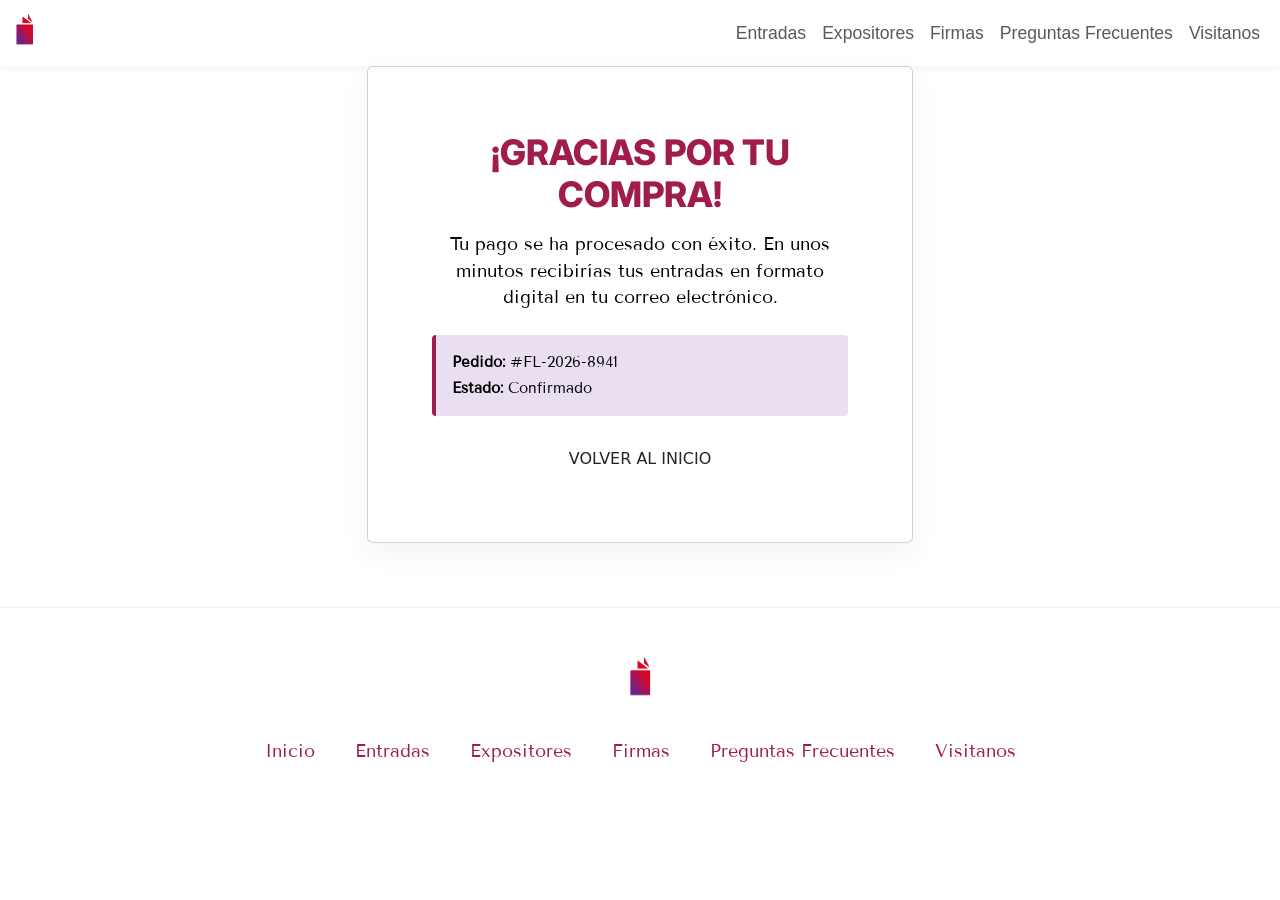
<file: pages/comprado.html>
<!DOCTYPE html>
<html lang="en">
<head>
    <meta charset="UTF-8">
    <meta name="viewport" content="width=device-width, initial-scale=1.0">
    <link rel="stylesheet" href="../styles/global.css">
    <link rel="stylesheet" href="../styles/tickes.css">
    <title>Finalizar</title>
    <link
    rel="stylesheet"
    href="https://cdnjs.cloudflare.com/ajax/libs/animate.css/4.1.1/animate.min.css"
  />
     <link href="https://cdn.jsdelivr.net/npm/bootstrap@5.0.2/dist/css/bootstrap.min.css" rel="stylesheet" integrity="sha384-EVSTQN3/azprG1Anm3QDgpJLIm9Nao0Yz1ztcQTwFspd3yD65VohhpuuCOmLASjC" crossorigin="anonymous">

</head>
<body>
    <nav class="navbar navbar-expand-lg navbar-light mi-nav-personalizada">
  <div class="container-fluid">
    
    <a class="navbar-brand" href="../index.html">
      <img src="../img/logo.png" alt="Logo" height="40">
    </a>

    <button class="navbar-toggler" type="button" data-bs-toggle="collapse" data-bs-target="#navbarNav">
      <span class="navbar-toggler-icon"></span>
    </button>

    <div class="collapse navbar-collapse" id="navbarNav">
      <ul class="navbar-nav ms-auto">
        <li class="nav-item"><a class="nav-link" href="./entradas.html">Entradas</a></li>
        <li class="nav-item"><a class="nav-link" href="./expositores.html">Expositores</a></li>
        <li class="nav-item"><a class="nav-link" href="./firmas.html">Firmas</a></li>
        <li class="nav-item"><a class="nav-link" href="./preguntasfrecuentes.html">Preguntas Frecuentes</a></li>
        <li class="nav-item"><a class="nav-link" href="./visitanos.html">Visitanos</a></li>
      </ul>
    </div>

  </div>
</nav>

<div class="container">
        <div class="row justify-content-center">
            <div class="col-12 col-md-8 col-lg-6 text-center">
                
                <div class="card gracias-card p-4 p-md-5 animate__animated animate__zoomIn">
                    <div class="card-body">
                        
                
                        <h2 class="gracias-titulo mb-3">¡Gracias por tu compra!</h2>
                        
                        <p class="gracias-texto mb-4">
                            Tu pago se ha procesado con éxito. En unos minutos recibirías tus entradas en formato digital en tu correo electrónico.
                        </p>
                        
                        <div class="detalle-ficticio p-3 mb-4 text-start">
                            <p class="mb-1 font-textos"><strong>Pedido:</strong> #FL-2026-8941</p>
                            <p class="mb-0 font-textos"><strong>Estado:</strong> Confirmado</p>
                        </div>
                        
                        <a href="../index.html" class="btn boton-volver-inicio w-100">VOLVER AL INICIO</a>
                        
                    </div>
                </div>
                
            </div>
        </div>
    </div>

 <!-- FOOTER -->

   <footer class="footer py-5">
    <div class="container">
        <div class="row justify-content-center text-center gy-4">
            
            <div class="col-12">
                <div class="footerlogo">
                    <img src="../img/logo.png" alt="Logo Feria del Libro">
                </div>
            </div>
            
            <nav class="col-12">
                <div class="navfooter justify-content-center">
                    <a class="afooter" href="../index.html">Inicio</a>
                    <a class="afooter" href="./entradas.html">Entradas</a>
                    <a class="afooter" href="./expositores.html">Expositores</a>
                    <a class="afooter" href="./firmas.html">Firmas</a>
                    <a class="afooter" href="./preguntasfrecuentes.html">Preguntas Frecuentes</a>
                    <a class="afooter" href="./visitanos.html">Visitanos</a>
                </div>
            </nav>
            
        </div>
    </div>
</footer>
<script src="https://cdn.jsdelivr.net/npm/bootstrap@5.0.2/dist/js/bootstrap.bundle.min.js" integrity="sha384-MrcW6ZMFYlzcLA8Nl+NtUVF0sA7MsXsP1UyJoMp4YLEuNSfAP+JcXn/tWtIaxVXM" crossorigin="anonymous"></script>

</body>
</html>
</file>
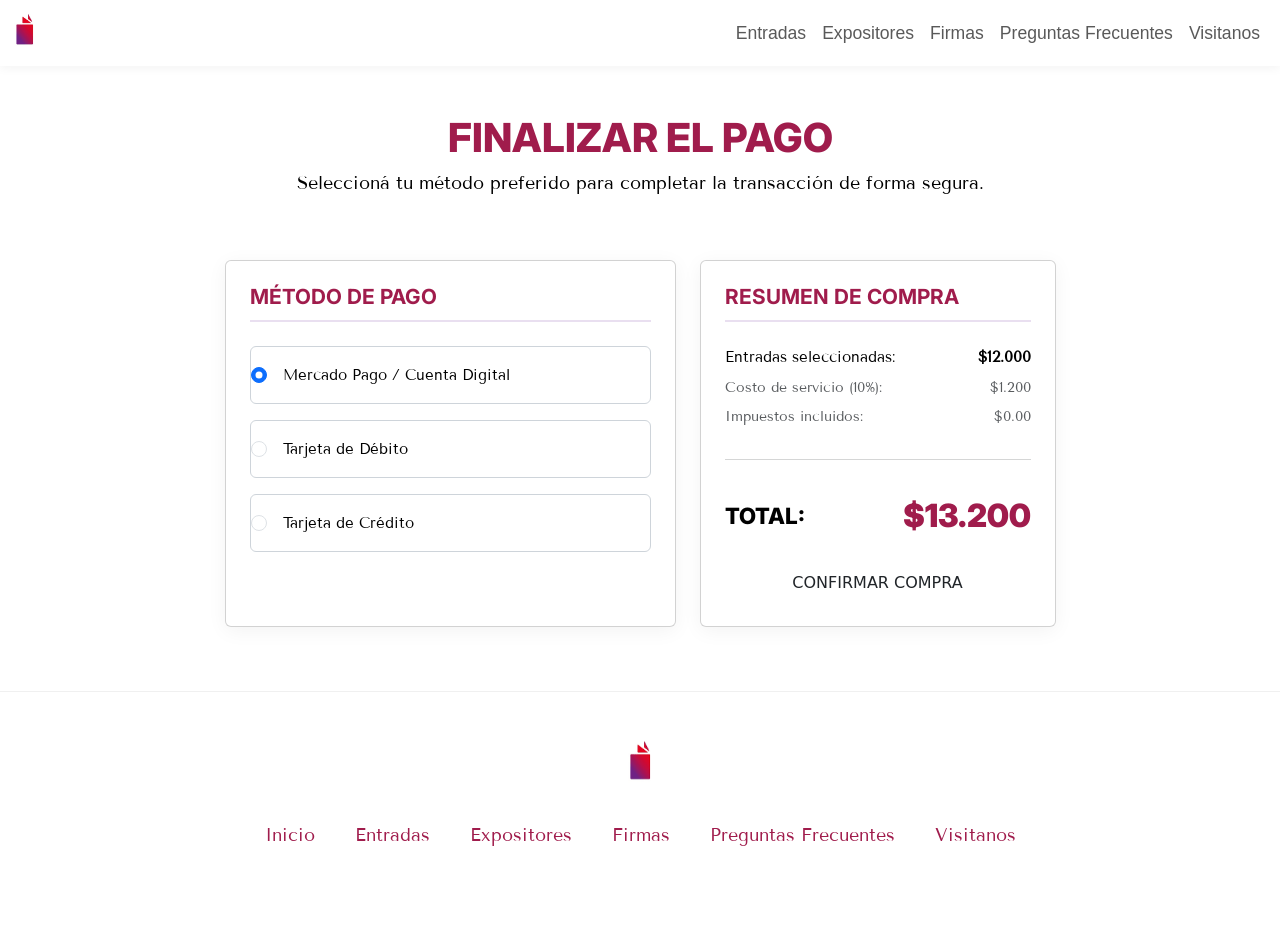
<file: pages/comprar.html>
<!DOCTYPE html>
<html lang="en">
<head>
    <meta charset="UTF-8">
    <meta name="viewport" content="width=device-width, initial-scale=1.0">
    <link rel="stylesheet" href="../styles/global.css">
    <link rel="stylesheet" href="../styles/tickes.css">
    <title>Pagar</title>
     <link
    rel="stylesheet"
    href="https://cdnjs.cloudflare.com/ajax/libs/animate.css/4.1.1/animate.min.css"
  />
   <link href="https://cdn.jsdelivr.net/npm/bootstrap@5.0.2/dist/css/bootstrap.min.css" rel="stylesheet" integrity="sha384-EVSTQN3/azprG1Anm3QDgpJLIm9Nao0Yz1ztcQTwFspd3yD65VohhpuuCOmLASjC" crossorigin="anonymous">

</head>
<body>
<nav class="navbar navbar-expand-lg navbar-light mi-nav-personalizada">
  <div class="container-fluid">
    
    <a class="navbar-brand" href="../index.html">
      <img src="../img/logo.png" alt="Logo" height="40">
    </a>

    <button class="navbar-toggler" type="button" data-bs-toggle="collapse" data-bs-target="#navbarNav">
      <span class="navbar-toggler-icon"></span>
    </button>

    <div class="collapse navbar-collapse" id="navbarNav">
      <ul class="navbar-nav ms-auto">
        <li class="nav-item"><a class="nav-link" href="./entradas.html">Entradas</a></li>
        <li class="nav-item"><a class="nav-link" href="./expositores.html">Expositores</a></li>
        <li class="nav-item"><a class="nav-link" href="./firmas.html">Firmas</a></li>
        <li class="nav-item"><a class="nav-link" href="./preguntasfrecuentes.html">Preguntas Frecuentes</a></li>
        <li class="nav-item"><a class="nav-link" href="./visitanos.html">Visitanos</a></li>
      </ul>
    </div>

  </div>
</nav>

<main class="pago-main py-5">
    <div class="container">
        
        <div class="row justify-content-center mb-5">
            <div class="col-12 col-md-10 text-center">
                <h2 class="pago-titulo animate__animated animate__fadeInDown">Finalizar el Pago</h2>
                <p class="pago-subtitulo">Seleccioná tu método preferido para completar la transacción de forma segura.</p>
            </div>
        </div>

        <div class="row g-4 justify-content-center">
            
            <div class="col-12 col-md-6 col-lg-5">
                <div class="card pago-card h-100 animate__animated animate__fadeInLeft">
                    <div class="card-body p-4">
                        <h4 class="pago-seccion-titulo mb-4">Método de Pago</h4>
                        
                        <form id="formMetodoPago">
                            <div class="form-check opcion-pago mb-3">
                                <input class="form-check-input" type="radio" name="metodoPago" id="mercadoPago" checked>
                                <label class="form-check-label font-textos ms-2" for="mercadoPago">
                                    Mercado Pago / Cuenta Digital
                                </label>
                            </div>

                            <div class="form-check opcion-pago mb-3">
                                <input class="form-check-input" type="radio" name="metodoPago" id="debito">
                                <label class="form-check-label font-textos ms-2" for="debito">
                                    Tarjeta de Débito
                                </label>
                            </div>

                            <div class="form-check opcion-pago mb-3">
                                <input class="form-check-input" type="radio" name="metodoPago" id="credito">
                                <label class="form-check-label font-textos ms-2" for="credito">
                                    Tarjeta de Crédito
                                </label>
                            </div>
                        </form>
                        
                    </div>
                </div>
            </div>

            <div class="col-12 col-md-6 col-lg-4">
                <div class="card resumen-card h-100 animate__animated animate__fadeInRight">
                    <div class="card-body p-4 d-flex flex-column">
                        <h4 class="pago-seccion-titulo mb-4">Resumen de Compra</h4>
                        
                        <div class="d-flex justify-content-between mb-2 font-textos">
                            <span>Entradas seleccionadas:</span>
                            <span class="fw-bold">$12.000</span>
                        </div>
                        <div class="d-flex justify-content-between mb-2 font-textos text-muted small">
                            <span>Costo de servicio (10%):</span>
                            <span>$1.200</span>
                        </div>
                        <div class="d-flex justify-content-between mb-3 font-textos text-muted small">
                            <span>Impuestos incluidos:</span>
                            <span>$0.00</span>
                        </div>
                        
                        <hr class="text-muted">
                        
                        <div class="d-flex justify-content-between align-items-center my-3">
                            <span class="total-label">TOTAL:</span>
                            <span class="total-monto">$13.200</span>
                        </div>
                        
                            <a href="./comprado.html" class="btn boton-finalizar-compra w-100 mt-2">CONFIRMAR COMPRA</a>
                    </div>
                </div>
            </div>

        </div>
    </div>

     <!-- FOOTER -->

   <footer class="footer py-5">
    <div class="container">
        <div class="row justify-content-center text-center gy-4">
            
            <div class="col-12">
                <div class="footerlogo">
                    <img src="../img/logo.png" alt="Logo Feria del Libro">
                </div>
            </div>
            
            <nav class="col-12">
                <div class="navfooter justify-content-center">
                    <a class="afooter" href="../index.html">Inicio</a>
                    <a class="afooter" href="./entradas.html">Entradas</a>
                    <a class="afooter" href="./expositores.html">Expositores</a>
                    <a class="afooter" href="./firmas.html">Firmas</a>
                    <a class="afooter" href="./preguntasfrecuentes.html">Preguntas Frecuentes</a>
                    <a class="afooter" href="./visitanos.html">Visitanos</a>
                </div>
            </nav>
            
        </div>
    </div>
</footer>
<script src="https://cdn.jsdelivr.net/npm/bootstrap@5.0.2/dist/js/bootstrap.bundle.min.js" integrity="sha384-MrcW6ZMFYlzcLA8Nl+NtUVF0sA7MsXsP1UyJoMp4YLEuNSfAP+JcXn/tWtIaxVXM" crossorigin="anonymous"></script>
</body>
</html>
</file>
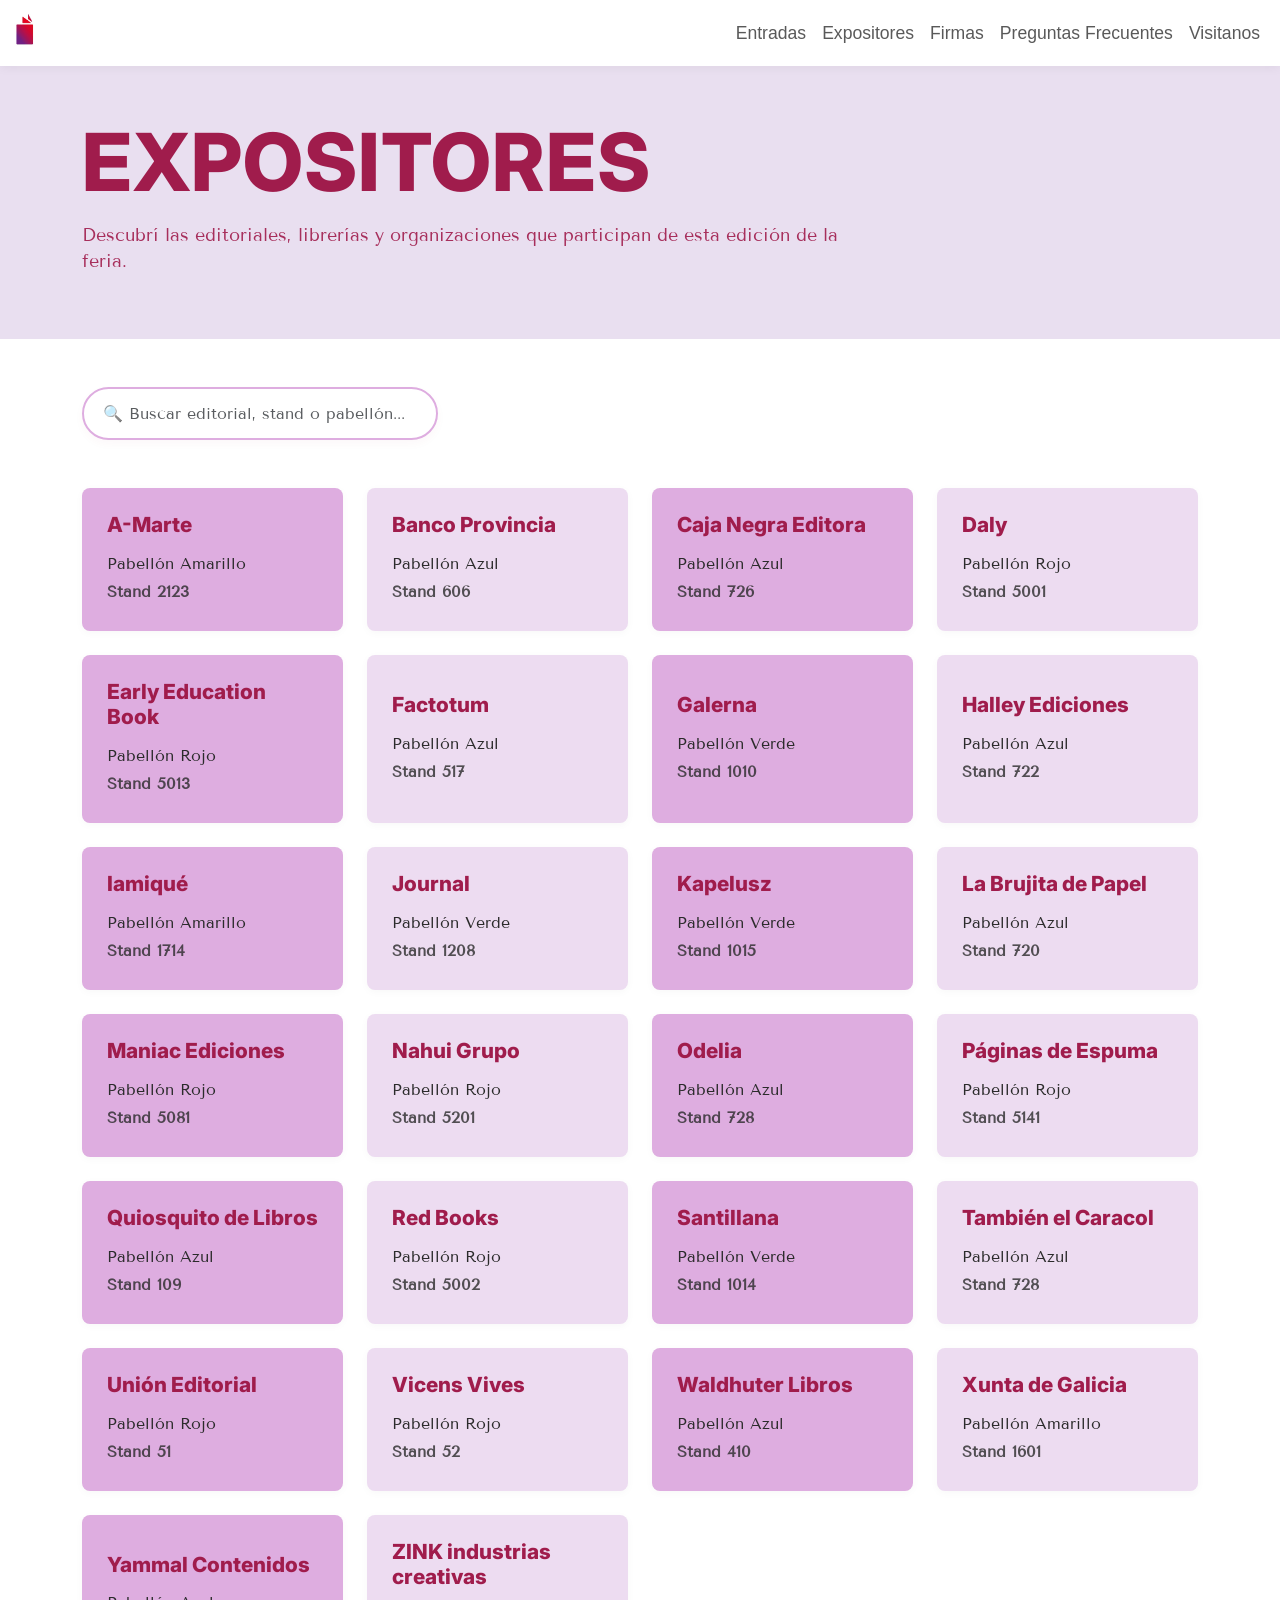
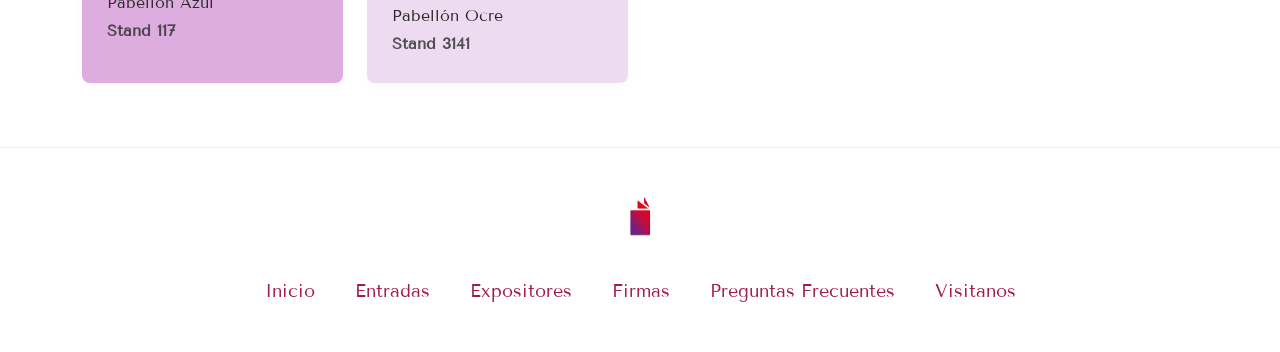
<file: pages/expositores.html>
<!DOCTYPE html>
<html lang="en">
<head>
    <meta charset="UTF-8">
    <meta name="viewport" content="width=device-width, initial-scale=1.0">
    <link rel="stylesheet" href="../styles/global.css">
    <link rel="stylesheet" href="../styles/expositores.css">
    <title>Expositores</title>
    <link
    rel="stylesheet"
    href="https://cdnjs.cloudflare.com/ajax/libs/animate.css/4.1.1/animate.min.css"
  />
 <link href="https://cdn.jsdelivr.net/npm/bootstrap@5.0.2/dist/css/bootstrap.min.css" rel="stylesheet" integrity="sha384-EVSTQN3/azprG1Anm3QDgpJLIm9Nao0Yz1ztcQTwFspd3yD65VohhpuuCOmLASjC" crossorigin="anonymous">

</head>
<body>

   <nav class="navbar navbar-expand-lg navbar-light mi-nav-personalizada">
  <div class="container-fluid">
    
    <a class="navbar-brand" href="../index.html">
      <img src="../img/logo.png" alt="Logo" height="40">
    </a>

    <button class="navbar-toggler" type="button" data-bs-toggle="collapse" data-bs-target="#navbarNav">
      <span class="navbar-toggler-icon"></span>
    </button>

    <div class="collapse navbar-collapse" id="navbarNav">
      <ul class="navbar-nav ms-auto">
        <li class="nav-item"><a class="nav-link" href="./entradas.html">Entradas</a></li>
        <li class="nav-item"><a class="nav-link" href="./expositores.html">Expositores</a></li>
        <li class="nav-item"><a class="nav-link" href="./firmas.html">Firmas</a></li>
        <li class="nav-item"><a class="nav-link" href="./preguntasfrecuentes.html">Preguntas Frecuentes</a></li>
        <li class="nav-item"><a class="nav-link" href="./visitanos.html">Visitanos</a></li>
      </ul>
    </div>

  </div>
</nav>


<section class="titulo py-5">
    <div class="container text-start animate__animated animate__lightSpeedInLeft">
        <h1>EXPOSITORES</h1>
        <p>Descubrí las editoriales, librerías y organizaciones que participan de esta edición de la feria.</p>   
    </div>
</section>

<!-- GRILLA -->

<section class="container my-5">
    
    <div class="row justify-content-start mb-5">
        <div class="col-12 col-md-6 col-lg-4">
            <div class="search-container">
                <input type="text" id="buscadorExpositores" class="form-control" placeholder="🔍 Buscar editorial, stand o pabellón...">
            </div>
        </div>
    </div>

    <div class="row g-4" id="contenedorExpositores">
        
        <div class="col-12 col-sm-6 col-md-4 col-lg-3 card-item animate__animated animate__fadeIn">
            <article class="expositor-card">
                <h3>A-Marte</h3>
                <p class="pabellon">Pabellón Amarillo</p>
                <p class="stand">Stand 2123</p>
            </article>
        </div>

        <div class="col-12 col-sm-6 col-md-4 col-lg-3 card-item animate__animated animate__fadeIn">
            <article class="expositor-card">
                <h3>Banco Provincia</h3>
                <p class="pabellon">Pabellón Azul</p>
                <p class="stand">Stand 606</p>
            </article>
        </div>

        <div class="col-12 col-sm-6 col-md-4 col-lg-3 card-item animate__animated animate__fadeIn">
            <article class="expositor-card">
                <h3>Caja Negra Editora</h3>
                <p class="pabellon">Pabellón Azul</p>
                <p class="stand">Stand 726</p>
            </article>
        </div>

        <div class="col-12 col-sm-6 col-md-4 col-lg-3 card-item animate__animated animate__fadeIn">
            <article class="expositor-card">
                <h3>Daly</h3>
                <p class="pabellon">Pabellón Rojo</p>
                <p class="stand">Stand 5001</p>
            </article>
        </div>

        <div class="col-12 col-sm-6 col-md-4 col-lg-3 card-item animate__animated animate__fadeIn">
            <article class="expositor-card">
                <h3>Early Education Book</h3>
                <p class="pabellon">Pabellón Rojo</p>
                <p class="stand">Stand 5013</p>
            </article>
        </div>

        <div class="col-12 col-sm-6 col-md-4 col-lg-3 card-item animate__animated animate__fadeIn">
            <article class="expositor-card">
                <h3>Factotum</h3>
                <p class="pabellon">Pabellón Azul</p>
                <p class="stand">Stand 517</p>
            </article>
        </div>

        <div class="col-12 col-sm-6 col-md-4 col-lg-3 card-item animate__animated animate__fadeIn">
            <article class="expositor-card">
                <h3>Galerna</h3>
                <p class="pabellon">Pabellón Verde</p>
                <p class="stand">Stand 1010</p>
            </article>
        </div>

        <div class="col-12 col-sm-6 col-md-4 col-lg-3 card-item animate__animated animate__fadeIn">
            <article class="expositor-card">
                <h3>Halley Ediciones</h3>
                <p class="pabellon">Pabellón Azul</p>
                <p class="stand">Stand 722</p>
            </article>
        </div>

        <div class="col-12 col-sm-6 col-md-4 col-lg-3 card-item animate__animated animate__fadeIn">
            <article class="expositor-card">
                <h3>Iamiqué</h3>
                <p class="pabellon">Pabellón Amarillo</p>
                <p class="stand">Stand 1714</p>
            </article>
        </div>

        <div class="col-12 col-sm-6 col-md-4 col-lg-3 card-item animate__animated animate__fadeIn">
            <article class="expositor-card">
                <h3>Journal</h3>
                <p class="pabellon">Pabellón Verde</p>
                <p class="stand">Stand 1208</p>
            </article>
        </div>

        <div class="col-12 col-sm-6 col-md-4 col-lg-3 card-item animate__animated animate__fadeIn">
            <article class="expositor-card">
                <h3>Kapelusz</h3>
                <p class="pabellon">Pabellón Verde</p>
                <p class="stand">Stand 1015</p>
            </article>
        </div>

        <div class="col-12 col-sm-6 col-md-4 col-lg-3 card-item animate__animated animate__fadeIn">
            <article class="expositor-card">
                <h3>La Brujita de Papel</h3>
                <p class="pabellon">Pabellón Azul</p>
                <p class="stand">Stand 720</p>
            </article>
        </div>

        <div class="col-12 col-sm-6 col-md-4 col-lg-3 card-item animate__animated animate__fadeIn">
            <article class="expositor-card">
                <h3>Maniac Ediciones</h3>
                <p class="pabellon">Pabellón Rojo</p>
                <p class="stand">Stand 5081</p>
            </article>
        </div>

        <div class="col-12 col-sm-6 col-md-4 col-lg-3 card-item animate__animated animate__fadeIn">
            <article class="expositor-card">
                <h3>Nahui Grupo</h3>
                <p class="pabellon">Pabellón Rojo</p>
                <p class="stand">Stand 5201</p>
            </article>
        </div>

        <div class="col-12 col-sm-6 col-md-4 col-lg-3 card-item animate__animated animate__fadeIn">
            <article class="expositor-card">
                <h3>Odelia</h3>
                <p class="pabellon">Pabellón Azul</p>
                <p class="stand">Stand 728</p>
            </article>
        </div>

        <div class="col-12 col-sm-6 col-md-4 col-lg-3 card-item animate__animated animate__fadeIn">
            <article class="expositor-card">
                <h3>Páginas de Espuma</h3>
                <p class="pabellon">Pabellón Rojo</p>
                <p class="stand">Stand 5141</p>
            </article>
        </div>

        <div class="col-12 col-sm-6 col-md-4 col-lg-3 card-item animate__animated animate__fadeIn">
            <article class="expositor-card">
                <h3>Quiosquito de Libros</h3>
                <p class="pabellon">Pabellón Azul</p>
                <p class="stand">Stand 109</p>
            </article>
        </div>

        <div class="col-12 col-sm-6 col-md-4 col-lg-3 card-item animate__animated animate__fadeIn">
            <article class="expositor-card">
                <h3>Red Books</h3>
                <p class="pabellon">Pabellón Rojo</p>
                <p class="stand">Stand 5002</p>
            </article>
        </div>

        <div class="col-12 col-sm-6 col-md-4 col-lg-3 card-item animate__animated animate__fadeIn">
            <article class="expositor-card">
                <h3>Santillana</h3>
                <p class="pabellon">Pabellón Verde</p>
                <p class="stand">Stand 1014</p>
            </article>
        </div>

        <div class="col-12 col-sm-6 col-md-4 col-lg-3 card-item animate__animated animate__fadeIn">
            <article class="expositor-card">
                <h3>También el Caracol</h3>
                <p class="pabellon">Pabellón Azul</p>
                <p class="stand">Stand 728</p>
            </article>
        </div>

        <div class="col-12 col-sm-6 col-md-4 col-lg-3 card-item animate__animated animate__fadeIn">
            <article class="expositor-card">
                <h3>Unión Editorial</h3>
                <p class="pabellon">Pabellón Rojo</p>
                <p class="stand">Stand 51</p>
            </article>
        </div>

        <div class="col-12 col-sm-6 col-md-4 col-lg-3 card-item animate__animated animate__fadeIn">
            <article class="expositor-card">
                <h3>Vicens Vives</h3>
                <p class="pabellon">Pabellón Rojo</p>
                <p class="stand">Stand 52</p>
            </article>
        </div>

        <div class="col-12 col-sm-6 col-md-4 col-lg-3 card-item animate__animated animate__fadeIn">
            <article class="expositor-card">
                <h3>Waldhuter Libros</h3>
                <p class="pabellon">Pabellón Azul</p>
                <p class="stand">Stand 410</p>
            </article>
        </div>

        <div class="col-12 col-sm-6 col-md-4 col-lg-3 card-item animate__animated animate__fadeIn">
            <article class="expositor-card">
                <h3>Xunta de Galicia</h3>
                <p class="pabellon">Pabellón Amarillo</p>
                <p class="stand">Stand 1601</p>
            </article>
        </div>

        <div class="col-12 col-sm-6 col-md-4 col-lg-3 card-item animate__animated animate__fadeIn">
            <article class="expositor-card">
                <h3>Yammal Contenidos</h3>
                <p class="pabellon">Pabellón Azul</p>
                <p class="stand">Stand 117</p>
            </article>
        </div>

        <div class="col-12 col-sm-6 col-md-4 col-lg-3 card-item animate__animated animate__fadeIn">
            <article class="expositor-card">
                <h3>ZINK industrias creativas</h3>
                <p class="pabellon">Pabellón Ocre</p>
                <p class="stand">Stand 3141</p>
            </article>
        </div>

    </div>
</section>

<!-- FOOTER -->
<footer class="footer py-5">
    <div class="container">
        <div class="row justify-content-center text-center gy-4">
            
            <div class="col-12">
                <div class="footerlogo">
                    <img src="../img/logo.png" alt="Logo Feria del Libro">
                </div>
            </div>
            
            <nav class="col-12">
                <div class="navfooter justify-content-center">
                    <a class="afooter" href="../index.html">Inicio</a>
                    <a class="afooter" href="./entradas.html">Entradas</a>
                    <a class="afooter" href="./expositores.html">Expositores</a>
                    <a class="afooter" href="./firmas.html">Firmas</a>
                    <a class="afooter" href="./preguntasfrecuentes.html">Preguntas Frecuentes</a>
                    <a class="afooter" href="./visitanos.html">Visitanos</a>
                </div>
            </nav>
            
        </div>
    </div>
</footer>
 <script src="https://cdn.jsdelivr.net/npm/bootstrap@5.0.2/dist/js/bootstrap.bundle.min.js" integrity="sha384-MrcW6ZMFYlzcLA8Nl+NtUVF0sA7MsXsP1UyJoMp4YLEuNSfAP+JcXn/tWtIaxVXM" crossorigin="anonymous"></script>
<script>
    document.getElementById('buscadorExpositores').addEventListener('keyup', function() {
        let filtro = this.value.toLowerCase();
        let tarjetas = document.querySelectorAll('.card-item');
        tarjetas.forEach(function(tarjeta) {
            let textoCard = tarjeta.innerText.toLowerCase();
            
            if (textoCard.includes(filtro)) {
                tarjeta.style.display = "block";
            } else {
                tarjeta.style.display = "none";
            }
        });
    });
</script>
</body>
</html>
</file>
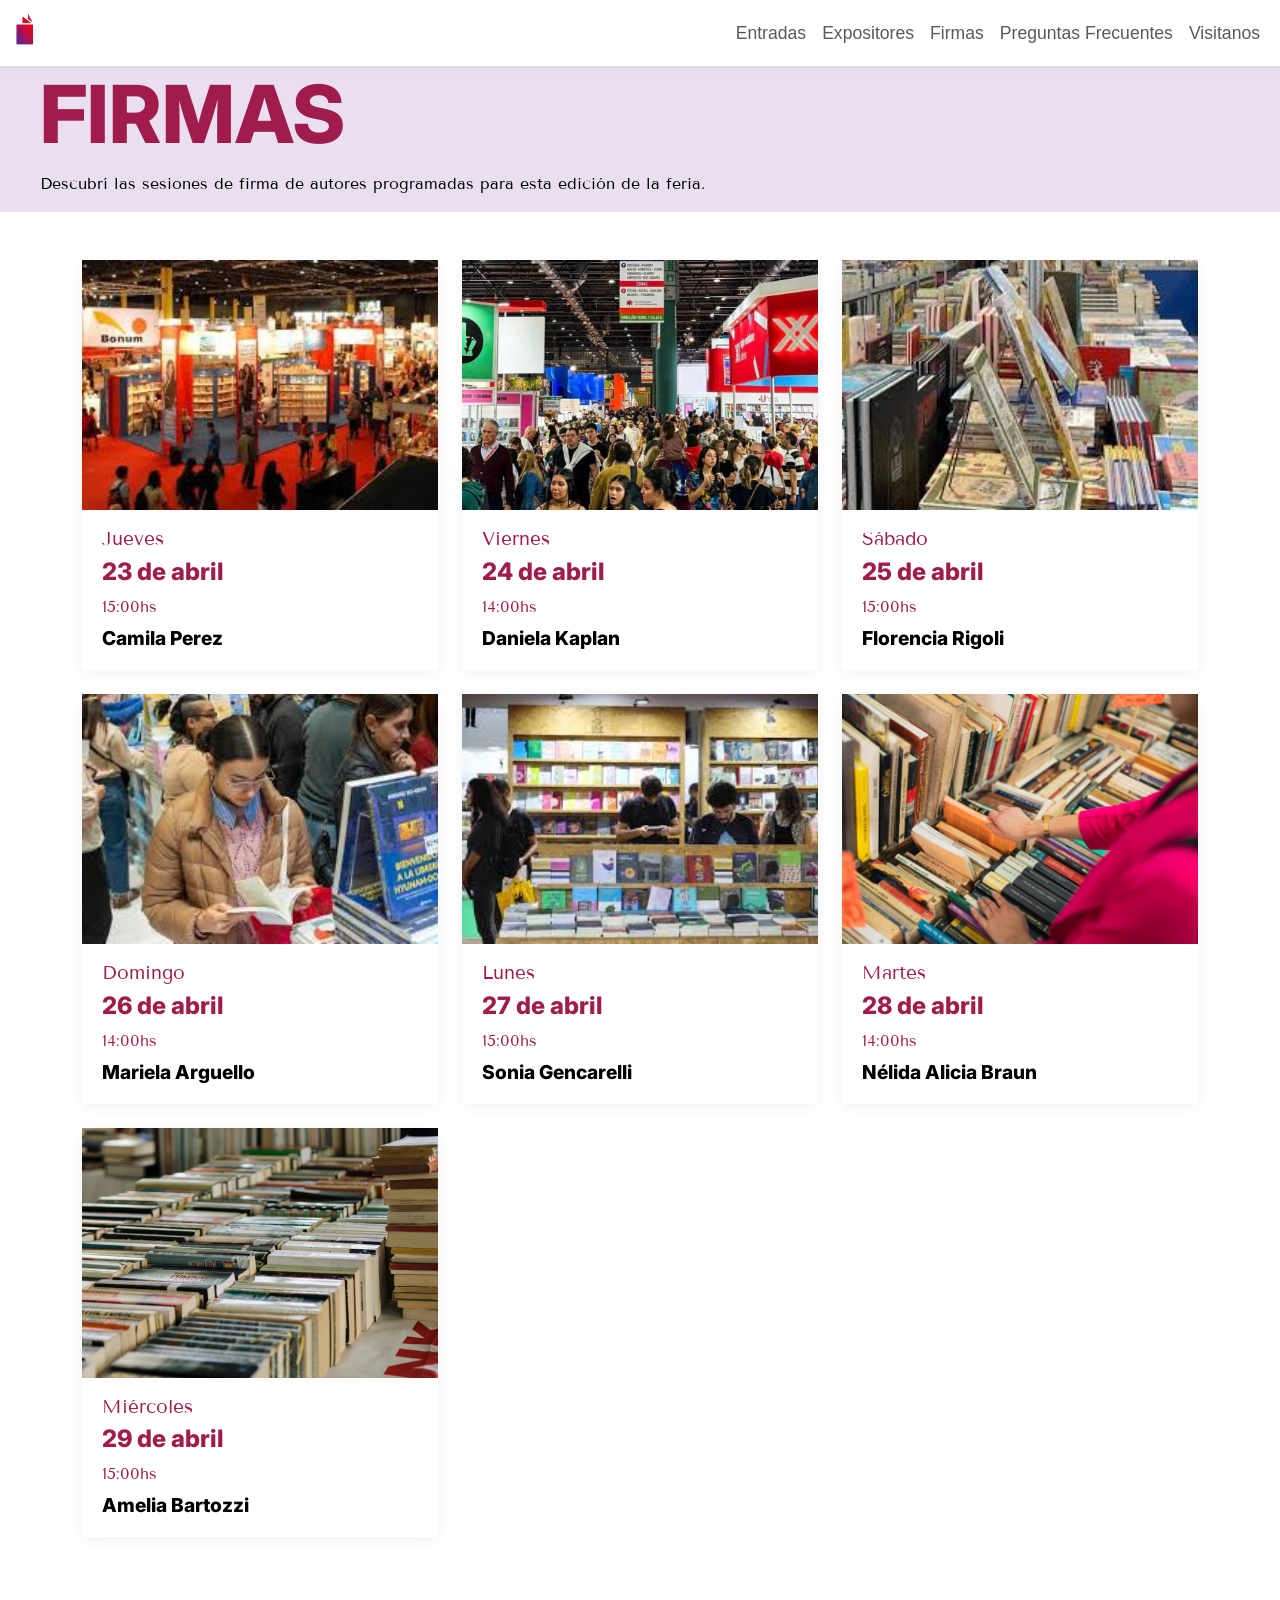
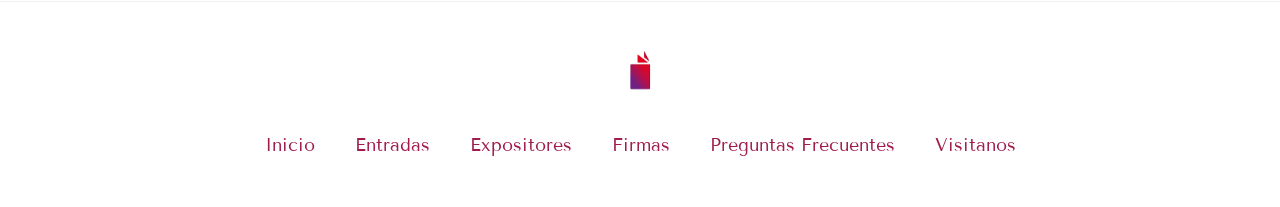
<file: pages/firmas.html>
<!DOCTYPE html>
<html lang="en">
<head>
    <meta charset="UTF-8">
    <meta name="viewport" content="width=device-width, initial-scale=1.0">
    <link rel="stylesheet" href="../styles/global.css">
    <link rel="stylesheet" href="../styles/firmas.css">
    <title>Firmas</title>
    <link
    rel="stylesheet"
    href="https://cdnjs.cloudflare.com/ajax/libs/animate.css/4.1.1/animate.min.css"
  />
 <link href="https://cdn.jsdelivr.net/npm/bootstrap@5.0.2/dist/css/bootstrap.min.css" rel="stylesheet" integrity="sha384-EVSTQN3/azprG1Anm3QDgpJLIm9Nao0Yz1ztcQTwFspd3yD65VohhpuuCOmLASjC" crossorigin="anonymous">

</head>
<body>

   <nav class="navbar navbar-expand-lg navbar-light mi-nav-personalizada">
  <div class="container-fluid">
    
    <a class="navbar-brand" href="../index.html">
      <img src="../img/logo.png" alt="Logo" height="40">
    </a>

    <button class="navbar-toggler" type="button" data-bs-toggle="collapse" data-bs-target="#navbarNav">
      <span class="navbar-toggler-icon"></span>
    </button>

    <div class="collapse navbar-collapse" id="navbarNav">
      <ul class="navbar-nav ms-auto">
        <li class="nav-item"><a class="nav-link" href="./entradas.html">Entradas</a></li>
        <li class="nav-item"><a class="nav-link" href="./expositores.html">Expositores</a></li>
        <li class="nav-item"><a class="nav-link" href="./firmas.html">Firmas</a></li>
        <li class="nav-item"><a class="nav-link" href="./preguntasfrecuentes.html">Preguntas Frecuentes</a></li>
        <li class="nav-item"><a class="nav-link" href="./visitanos.html">Visitanos</a></li>
      </ul>
    </div>

  </div>
</nav>

<section class="titulo">
    <div class="titulo-contenido animate__animated animate__lightSpeedInLeft">
        <h1>FIRMAS</h1>
        <p>Descubrí las sesiones de firma de autores programadas para esta edición de la feria.</p>   
    </div>
</section>


<section class="container my-5">
    
    <div class="row g-4" id="contenedorFirmas">

        <!--  23/04 -->
        <div class="col-12 col-md-6 col-lg-4">
            <article class="informacion h-100">
                <div class="firmaimg animate__animated animate__fadeIn">
                    <img src="../img/23.jfif" alt="23/04" class="img-fluid">
                </div>
                <div class="firma-fecha">
                    <p class="dia">Jueves</p>
                    <p class="numerodia">23 de abril</p>
                </div>
                <div class="info-firma">
                    <span class="hora">15:00hs</span>
                    <h3 class="autor">Camila Perez</h3>
                </div>
            </article>
        </div>

        <!--  24/04 -->
        <div class="col-12 col-md-6 col-lg-4">
            <article class="informacion h-100">
                <div class="firmaimg animate__animated animate__fadeIn">
                    <img src="../img/24.jpeg" alt="24/04" class="img-fluid">
                </div>
                <div class="firma-fecha">
                    <p class="dia">Viernes</p>
                    <p class="numerodia">24 de abril</p>
                </div>
                <div class="info-firma">
                    <span class="hora">14:00hs</span>
                    <h3 class="autor">Daniela Kaplan</h3>
                </div>
            </article>
        </div>

        <!--  25/04 -->
        <div class="col-12 col-md-6 col-lg-4">
            <article class="informacion h-100">
                <div class="firmaimg animate__animated animate__fadeIn">
                    <img src="../img/25.jfif" alt="25/04" class="img-fluid">
                </div>
                <div class="firma-fecha">
                    <p class="dia">Sábado</p>
                    <p class="numerodia">25 de abril</p>
                </div>
                <div class="info-firma">
                    <span class="hora">15:00hs</span>
                    <h3 class="autor">Florencia Rigoli</h3>
                </div>
            </article>
        </div>

        <!--  26/04 -->
        <div class="col-12 col-md-6 col-lg-4">
            <article class="informacion h-100">
                <div class="firmaimg animate__animated animate__fadeIn">
                    <img src="../img/26.jfif" alt="26/04" class="img-fluid">
                </div>
                <div class="firma-fecha">
                    <p class="dia">Domingo</p>
                    <p class="numerodia">26 de abril</p>
                </div>
                <div class="info-firma">
                    <span class="hora">14:00hs</span>
                    <h3 class="autor">Mariela Arguello</h3>
                </div>
            </article>
        </div>

        <!--  27/04 -->
        <div class="col-12 col-md-6 col-lg-4">
            <article class="informacion h-100">
                <div class="firmaimg animate__animated animate__fadeIn">
                    <img src="../img/27.jfif" alt="27/04" class="img-fluid">
                </div>
                <div class="firma-fecha">
                    <p class="dia">Lunes</p>
                    <p class="numerodia">27 de abril</p>
                </div>
                <div class="info-firma">
                    <span class="hora">15:00hs</span>
                    <h3 class="autor">Sonia Gencarelli</h3>
                </div>
            </article>
        </div>

        <!--  28/04 -->
        <div class="col-12 col-md-6 col-lg-4">
            <article class="informacion h-100">
                <div class="firmaimg animate__animated animate__fadeIn">
                    <img src="../img/28.jpg" alt="28/04" class="img-fluid">
                </div>
                <div class="firma-fecha">
                    <p class="dia">Martes</p>
                    <p class="numerodia">28 de abril</p>
                </div>
                <div class="info-firma">
                    <span class="hora">14:00hs</span>
                    <h3 class="autor">Nélida Alicia Braun</h3>
                </div>
            </article>
        </div>

        <!--  29/04 -->
        <div class="col-12 col-md-6 col-lg-4">
            <article class="informacion h-100">
                <div class="firmaimg animate__animated animate__fadeIn">
                    <img src="../img/29.jpg" alt="29/04" class="img-fluid">
                </div>
                <div class="firma-fecha">
                    <p class="dia">Miércoles</p>
                    <p class="numerodia">29 de abril</p>
                </div>
                <div class="info-firma">
                    <span class="hora">15:00hs</span>
                    <h3 class="autor">Amelia Bartozzi</h3>
                </div>
            </article>
        </div>

    </div>
</section>


<!-- FOOTER -->
<footer class="footer py-5">
    <div class="container">
        <div class="row justify-content-center text-center gy-4">
            
            <div class="col-12">
                <div class="footerlogo">
                    <img src="../img/logo.png" alt="Logo Feria del Libro">
                </div>
            </div>
            
            <nav class="col-12">
                <div class="navfooter justify-content-center">
                    <a class="afooter" href="../index.html">Inicio</a>
                    <a class="afooter" href="./entradas.html">Entradas</a>
                    <a class="afooter" href="./expositores.html">Expositores</a>
                    <a class="afooter" href="./firmas.html">Firmas</a>
                    <a class="afooter" href="./preguntasfrecuentes.html">Preguntas Frecuentes</a>
                    <a class="afooter" href="./visitanos.html">Visitanos</a>
                </div>
            </nav>
            
        </div>
    </div>
</footer>
 <script src="https://cdn.jsdelivr.net/npm/bootstrap@5.0.2/dist/js/bootstrap.bundle.min.js" integrity="sha384-MrcW6ZMFYlzcLA8Nl+NtUVF0sA7MsXsP1UyJoMp4YLEuNSfAP+JcXn/tWtIaxVXM" crossorigin="anonymous"></script>

</body>
</html>
</file>
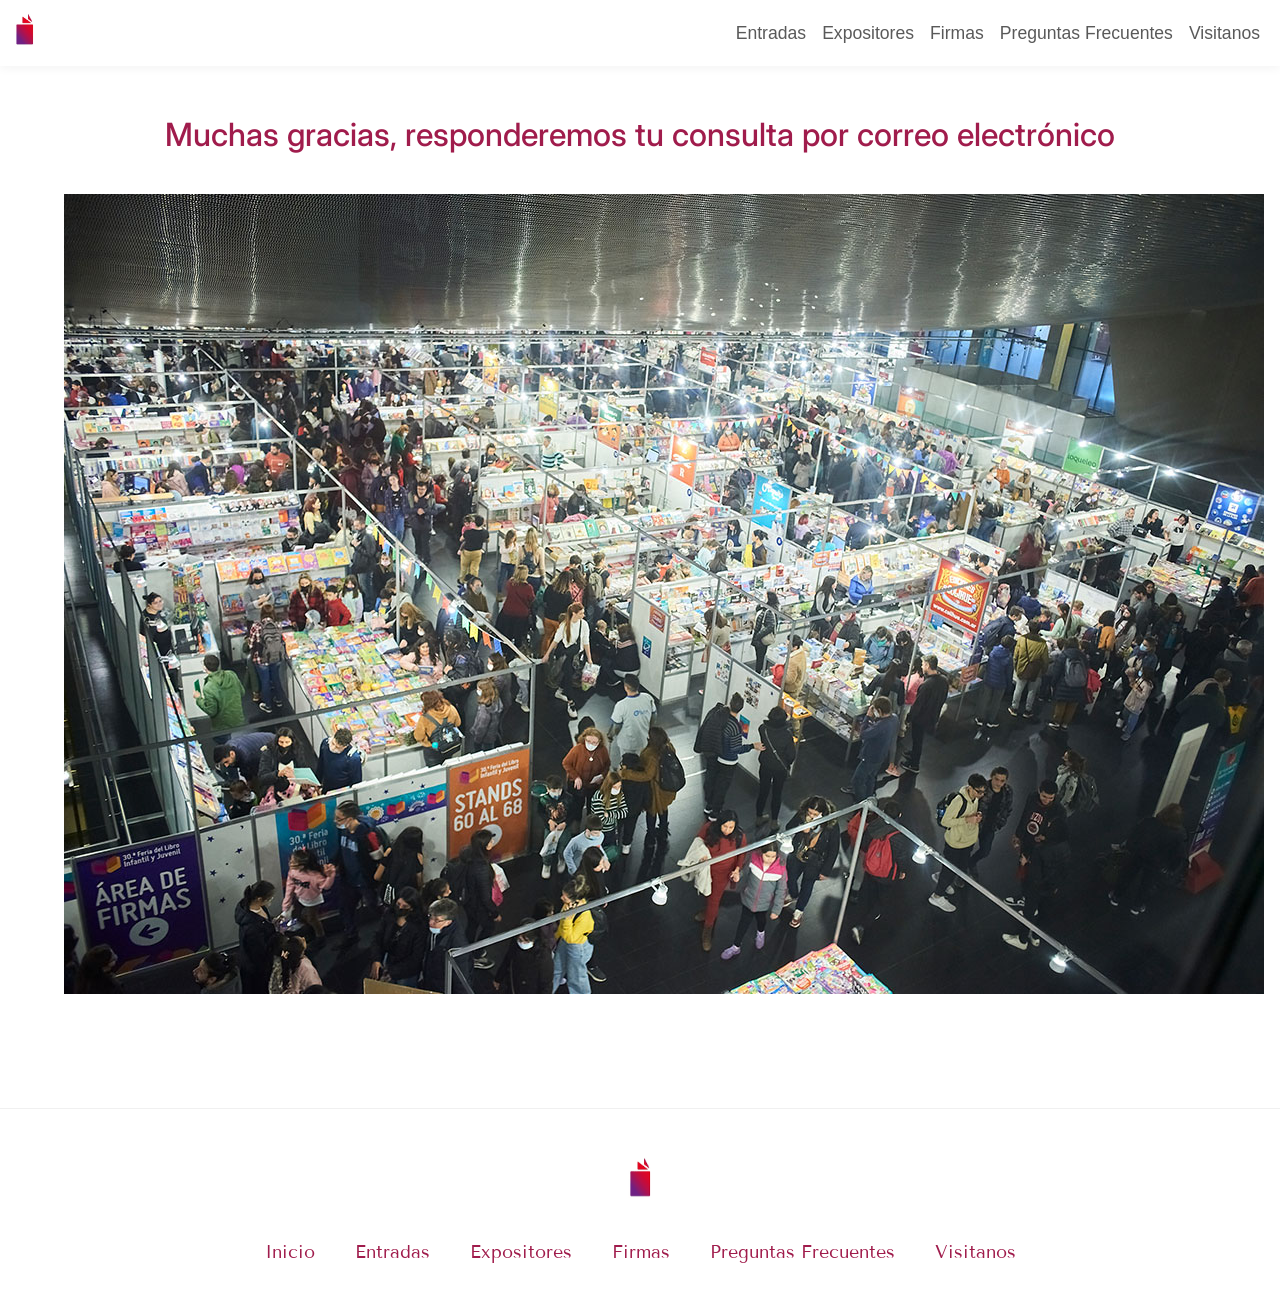
<file: pages/gracias.html>
<!DOCTYPE html>
<html lang="en">
<head>
    <meta charset="UTF-8">
    <meta name="viewport" content="width=device-width, initial-scale=1.0">
    <link rel="stylesheet" href="../styles/global.css">
    <link rel="stylesheet" href="../styles/gracias.css">
 <link href="https://cdn.jsdelivr.net/npm/bootstrap@5.0.2/dist/css/bootstrap.min.css" rel="stylesheet" integrity="sha384-EVSTQN3/azprG1Anm3QDgpJLIm9Nao0Yz1ztcQTwFspd3yD65VohhpuuCOmLASjC" crossorigin="anonymous">

    <title>Gracias</title>
</head>
<body>
   <nav class="navbar navbar-expand-lg navbar-light mi-nav-personalizada">
  <div class="container-fluid">
    
    <a class="navbar-brand" href="../index.html">
      <img src="../img/logo.png" alt="Logo" height="40">
    </a>

    <button class="navbar-toggler" type="button" data-bs-toggle="collapse" data-bs-target="#navbarNav">
      <span class="navbar-toggler-icon"></span>
    </button>

    <div class="collapse navbar-collapse" id="navbarNav">
      <ul class="navbar-nav ms-auto">
        <li class="nav-item"><a class="nav-link" href="./entradas.html">Entradas</a></li>
        <li class="nav-item"><a class="nav-link" href="./expositores.html">Expositores</a></li>
        <li class="nav-item"><a class="nav-link" href="./firmas.html">Firmas</a></li>
        <li class="nav-item"><a class="nav-link" href="./preguntasfrecuentes.html">Preguntas Frecuentes</a></li>
        <li class="nav-item"><a class="nav-link" href="./visitanos.html">Visitanos</a></li>
      </ul>
    </div>

  </div>
</nav>

<section class="gracias">
    <h1 class="mensaje">Muchas gracias, responderemos tu consulta por correo electrónico</h1>
    

<div class="imagen">
        <img src="../img/ultim.jpg" alt="50feriadellibro">
    </div>    
</section>

    <!-- FOOTER -->
<footer class="footer py-5">
    <div class="container">
        <div class="row justify-content-center text-center gy-4">
            
            <div class="col-12">
                <div class="footerlogo">
                    <img src="../img/logo.png" alt="Logo Feria del Libro">
                </div>
            </div>
            
            <nav class="col-12">
                <div class="navfooter justify-content-center">
                    <a class="afooter" href="../index.html">Inicio</a>
                    <a class="afooter" href="./entradas.html">Entradas</a>
                    <a class="afooter" href="./expositores.html">Expositores</a>
                    <a class="afooter" href="./firmas.html">Firmas</a>
                    <a class="afooter" href="./preguntasfrecuentes.html">Preguntas Frecuentes</a>
                    <a class="afooter" href="./visitanos.html">Visitanos</a>
                </div>
            </nav>
            
        </div>
    </div>
</footer>
 <script src="https://cdn.jsdelivr.net/npm/bootstrap@5.0.2/dist/js/bootstrap.bundle.min.js" integrity="sha384-MrcW6ZMFYlzcLA8Nl+NtUVF0sA7MsXsP1UyJoMp4YLEuNSfAP+JcXn/tWtIaxVXM" crossorigin="anonymous"></script>

</body>
</html>
</file>
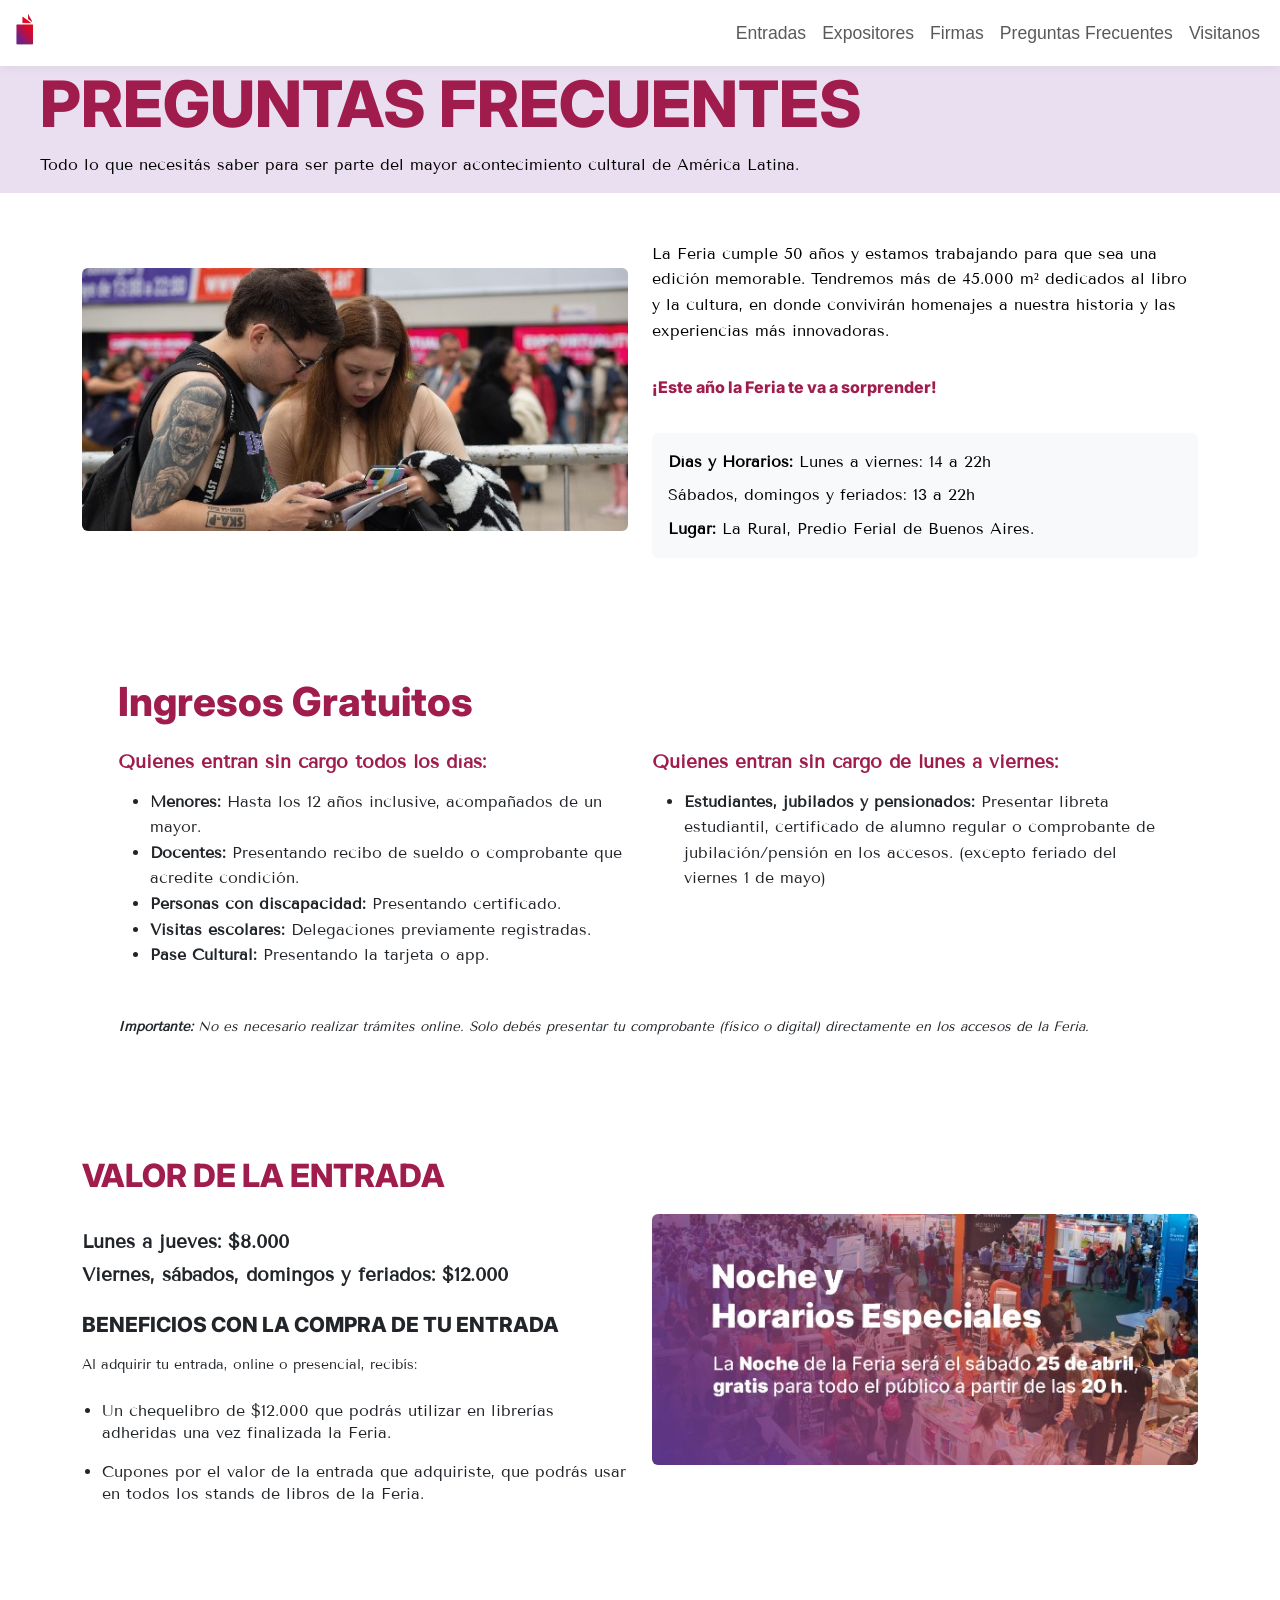
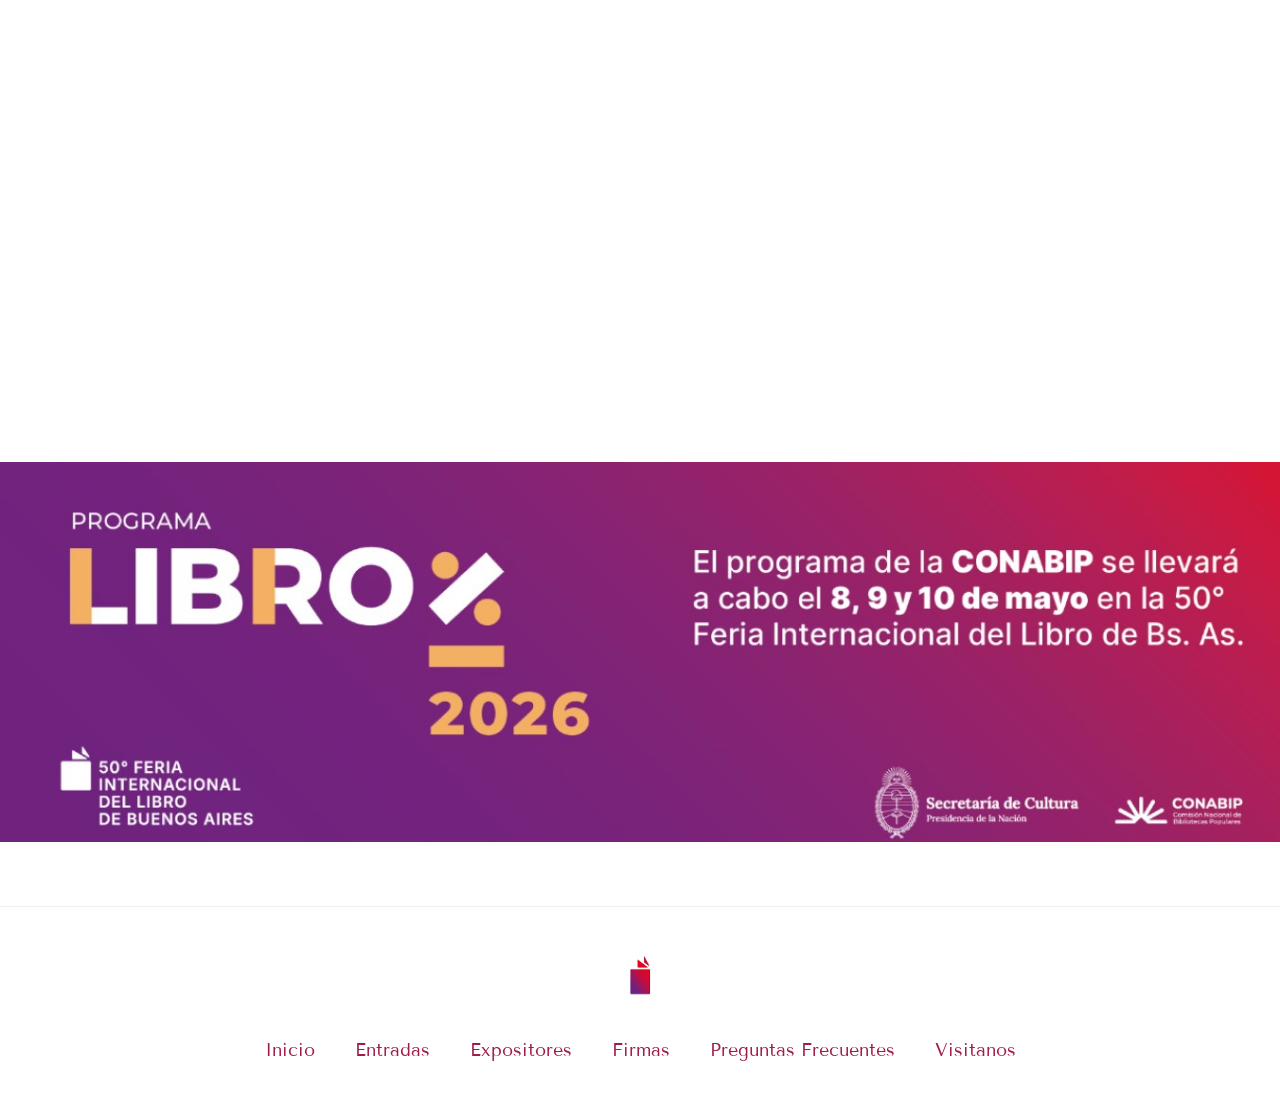
<file: pages/preguntasfrecuentes.html>
<!DOCTYPE html>
<html lang="en">
<head>
    <meta charset="UTF-8">
    <meta name="viewport" content="width=device-width, initial-scale=1.0">
    <link rel="stylesheet" href="../styles/global.css">
    <link rel="stylesheet" href="../styles/preguntasfr.css">
    <title>Preguntas Frecuentes</title>
    <link
    rel="stylesheet"
    href="https://cdnjs.cloudflare.com/ajax/libs/animate.css/4.1.1/animate.min.css"
  />
  <link href="https://unpkg.com/aos@2.3.1/dist/aos.css" rel="stylesheet">
 <link href="https://cdn.jsdelivr.net/npm/bootstrap@5.0.2/dist/css/bootstrap.min.css" rel="stylesheet" integrity="sha384-EVSTQN3/azprG1Anm3QDgpJLIm9Nao0Yz1ztcQTwFspd3yD65VohhpuuCOmLASjC" crossorigin="anonymous">

</head>
<body>
    <nav class="navbar navbar-expand-lg navbar-light mi-nav-personalizada">
  <div class="container-fluid">
    
    <a class="navbar-brand" href="../index.html">
      <img src="../img/logo.png" alt="Logo" height="40">
    </a>

    <button class="navbar-toggler" type="button" data-bs-toggle="collapse" data-bs-target="#navbarNav">
      <span class="navbar-toggler-icon"></span>
    </button>

    <div class="collapse navbar-collapse" id="navbarNav">
      <ul class="navbar-nav ms-auto">
        <li class="nav-item"><a class="nav-link" href="./entradas.html">Entradas</a></li>
        <li class="nav-item"><a class="nav-link" href="./expositores.html">Expositores</a></li>
        <li class="nav-item"><a class="nav-link" href="./firmas.html">Firmas</a></li>
        <li class="nav-item"><a class="nav-link" href="./preguntasfrecuentes.html">Preguntas Frecuentes</a></li>
        <li class="nav-item"><a class="nav-link" href="./visitanos.html">Visitanos</a></li>
      </ul>
    </div>

  </div>
</nav>

<section class="titulo">
    <div class="titulo-contenido animate__animated animate__lightSpeedInLeft">
        <h1>PREGUNTAS FRECUENTES</h1>
        <p>Todo lo que necesitás saber para ser parte del mayor acontecimiento cultural de América Latina.</p>   
    </div>
</section>

<!-- INFO FERIA -->
<section class="info-feria py-5">
    <div class="container">
        <div class="row align-items-center g-4">
            <div class="col-12 col-md-6">
                <div class="info-img">
                    <img src="../img/preguntasfrecuentes.jpg" alt="Preguntas frecuentes" class="img-fluid rounded">
                </div>
            </div>
            <div class="col-12 col-md-6">
                <div class="info-texto">
                    <p>La Feria cumple 50 años y estamos trabajando para que sea una edición memorable. Tendremos más de 45.000 m² dedicados al libro y la cultura, en donde convivirán homenajes a nuestra historia y las experiencias más innovadoras.</p>
                    <p class="textodestacado">¡Este año la Feria te va a sorprender!</p>
                    <div class="datos-utiles p-3 bg-light rounded">
                        <p class="mb-2"><strong>Días y Horarios:</strong> Lunes a viernes: 14 a 22h</p>
                        <p class="mb-2">Sábados, domingos y feriados: 13 a 22h</p>
                        <p class="mb-0"><strong>Lugar:</strong> La Rural, Predio Ferial de Buenos Aires.</p>
                    </div>
                </div>
            </div>
        </div>
    </div>
</section>

<!-- INGRESOS GRATUITOS -->
<section class="ingresos-gratuitos container my-5 py-4 px-4 px-md-5 rounded" data-aos="fade-up">
    <h2 class="mb-4">Ingresos Gratuitos</h2>
    <div class="row g-4">
        <div class="col-12 col-md-6">
            <div class="grupo-ingreso">
                <h3>Quiénes entran sin cargo todos los días:</h3>
                <ul>
                    <li><strong>Menores:</strong> Hasta los 12 años inclusive, acompañados de un mayor.</li>
                    <li><strong>Docentes:</strong> Presentando recibo de sueldo o comprobante que acredite condición.</li>
                    <li><strong>Personas con discapacidad:</strong> Presentando certificado.</li>
                    <li><strong>Visitas escolares:</strong> Delegaciones previamente registradas.</li>
                    <li><strong>Pase Cultural:</strong> Presentando la tarjeta o app.</li>
                </ul>
            </div>
        </div>
        <div class="col-12 col-md-6">
            <div class="grupo-ingreso">
                <h3>Quiénes entran sin cargo de lunes a viernes:</h3>
                <ul>
                    <li><strong>Estudiantes, jubilados y pensionados:</strong> Presentar libreta estudiantil, certificado de alumno regular o comprobante de jubilación/pensión en los accesos. (excepto feriado del viernes 1 de mayo)</li>
                </ul>
            </div>
        </div>
    </div>
    <p class="nota-importante mt-4 mb-0"><strong>Importante:</strong> No es necesario realizar trámites online. Solo debés presentar tu comprobante (físico o digital) directamente en los accesos de la Feria.</p>
</section>

<!-- VALOR ENTRADAS -->
<section class="valor-entradas py-5">
    <div class="container">
        <div class="row align-items-center g-4">
            <div class="col-12 col-md-6">
                <div class="valor-info">
                   <h2>VALOR DE LA ENTRADA</h2>
                   <div class="precios mb-4">
                     <p class="mb-1"><strong>Lunes a jueves: $8.000</strong></p>
                     <p class="mb-0"><strong>Viernes, sábados, domingos y feriados: $12.000</strong></p>
                    </div>
                    
                    <div class="beneficios">
                     <h3>BENEFICIOS CON LA COMPRA DE TU ENTRADA</h3>
                     <p>Al adquirir tu entrada, online o presencial, recibís:</p>
                     <ul>
                         <li>Un chequelibro de $12.000 que podrás utilizar en librerías adheridas una vez finalizada la Feria.</li>
                         <li>Cupones por el valor de la entrada que adquiriste, que podrás usar en todos los stands de libros de la Feria.</li>
                     </ul>
                    </div>
                </div>
            </div>
            <div class="col-12 col-md-6">
                <div class="banner">
                    <img src="../img/noche.jpg" alt="Noche" class="img-fluid rounded">
                </div>
            </div>
        </div>
    </div>
</section>

<!-- COMO LLEGAR -->
<section class="como-llegar container my-5" data-aos="fade-up">
    <div class="row align-items-center g-4">
        <div class="col-12 col-md-6">
            <div class="comollegar-info">
                <h2>¿Cómo llegar?</h2>
                <h3 class="mt-3">Medios de transporte</h3>
                <p><strong>Colectivos:</strong> 10, 12, 15, 21, 29, 34, 36, 37, 39, 41, 55, 57, 59, 60, 67, 68, 93, 95, 111, 118, 160, 161, 188, 197.</p>
                <p><strong>Subte D:</strong> Estación Plaza Italia.</p>
            </div>
        </div>
        <div class="col-12 col-md-6">
            <div class="mapa text-center">
                <a href="https://maps.app.goo.gl/dJQNkNgfbdQBy9hm8" target="_blank">
                    <img src="../img/mapas.jpg" alt="Mapa" class="img-fluid rounded">
                </a>
            </div>
        </div>
    </div>
</section>

<!-- BANNER FINAL -->
<div class="banner-ultimo container-fluid p-0 text-center">
    <img src="../img/programalibro.jpg" alt="Programa libro" class="img-fluid w-100">
</div>


 <!-- FOOTER -->
<footer class="footer py-5">
    <div class="container">
        <div class="row justify-content-center text-center gy-4">
            
            <div class="col-12">
                <div class="footerlogo">
                    <img src="../img/logo.png" alt="Logo Feria del Libro">
                </div>
            </div>
            
            <nav class="col-12">
                <div class="navfooter justify-content-center">
                    <a class="afooter" href="../index.html">Inicio</a>
                    <a class="afooter" href="./entradas.html">Entradas</a>
                    <a class="afooter" href="./expositores.html">Expositores</a>
                    <a class="afooter" href="./firmas.html">Firmas</a>
                    <a class="afooter" href="./preguntasfrecuentes.html">Preguntas Frecuentes</a>
                    <a class="afooter" href="./visitanos.html">Visitanos</a>
                </div>
            </nav>
            
        </div>
    </div>
</footer>
<script src="https://unpkg.com/aos@2.3.1/dist/aos.js"></script>
<script>
  AOS.init();
</script>
 <script src="https://cdn.jsdelivr.net/npm/bootstrap@5.0.2/dist/js/bootstrap.bundle.min.js" integrity="sha384-MrcW6ZMFYlzcLA8Nl+NtUVF0sA7MsXsP1UyJoMp4YLEuNSfAP+JcXn/tWtIaxVXM" crossorigin="anonymous"></script>

</body>

</html>
</file>
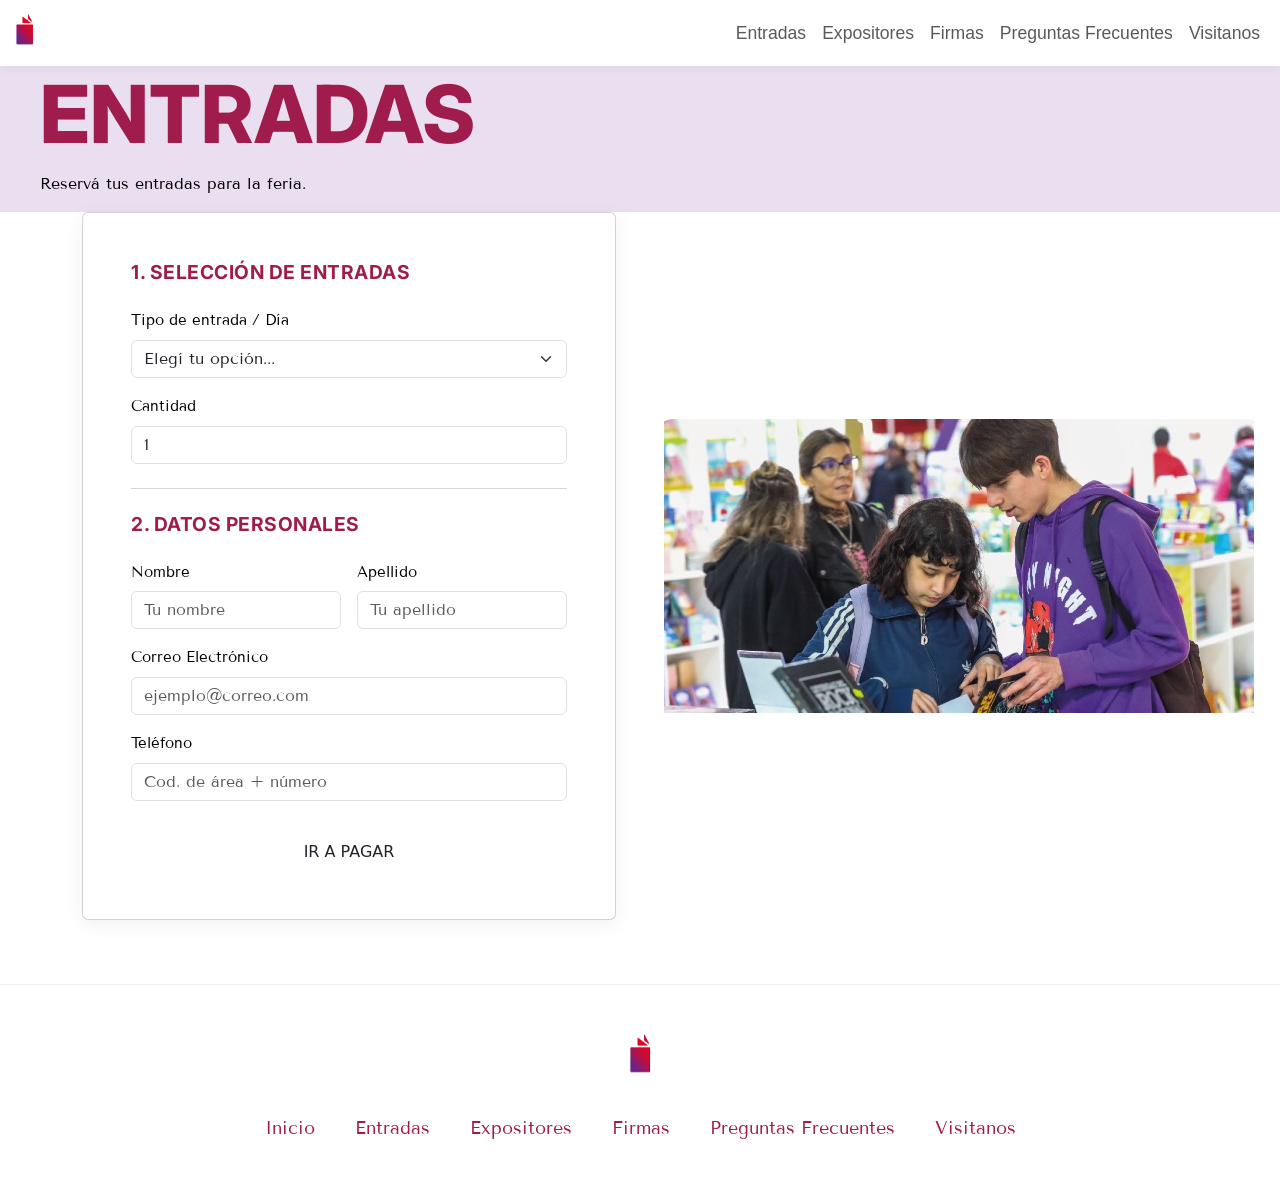
<file: pages/tickets.html>
<!DOCTYPE html>
<html lang="en">
<head>
    <meta charset="UTF-8">
    <meta name="viewport" content="width=device-width, initial-scale=1.0">
    <link rel="stylesheet" href="../styles/global.css">
    <link rel="stylesheet" href="../styles/tickes.css">
    <title>Tickets</title>
    <link
    rel="stylesheet"
    href="https://cdnjs.cloudflare.com/ajax/libs/animate.css/4.1.1/animate.min.css"
  />
 <link href="https://cdn.jsdelivr.net/npm/bootstrap@5.0.2/dist/css/bootstrap.min.css" rel="stylesheet" integrity="sha384-EVSTQN3/azprG1Anm3QDgpJLIm9Nao0Yz1ztcQTwFspd3yD65VohhpuuCOmLASjC" crossorigin="anonymous">

</head>
<body>
 <nav class="navbar navbar-expand-lg navbar-light mi-nav-personalizada">
  <div class="container-fluid">
    
    <a class="navbar-brand" href="../index.html">
      <img src="../img/logo.png" alt="Logo" height="40">
    </a>

    <button class="navbar-toggler" type="button" data-bs-toggle="collapse" data-bs-target="#navbarNav">
      <span class="navbar-toggler-icon"></span>
    </button>

    <div class="collapse navbar-collapse" id="navbarNav">
      <ul class="navbar-nav ms-auto">
        <li class="nav-item"><a class="nav-link" href="./entradas.html">Entradas</a></li>
        <li class="nav-item"><a class="nav-link" href="./expositores.html">Expositores</a></li>
        <li class="nav-item"><a class="nav-link" href="./firmas.html">Firmas</a></li>
        <li class="nav-item"><a class="nav-link" href="./preguntasfrecuentes.html">Preguntas Frecuentes</a></li>
        <li class="nav-item"><a class="nav-link" href="./visitanos.html">Visitanos</a></li>
      </ul>
    </div>

  </div>
</nav>



    <section class="titulo">
    <div class="titulo-contenido animate__animated animate__lightSpeedInLeft">
        <h1>ENTRADAS</h1>
        <p>Reservá tus entradas para la feria.</p>   
    </div>
</section>
   
<div class="container">
        <div class="row g-5 align-items-center">
            
            <div class="col-12 col-lg-6">
                <div class="card form-compra-card animate__animated animate__fadeInLeft">
                    <div class="card-body p-4 p-md-5">
                        
                        <form id="formSimulacion">
                            
                            <h4 class="form-seccion-titulo mb-4">1. Selección de Entradas</h4>
                            
                            <div class="mb-3">
                                <label for="tipoTicket" class="form-label font-textos">Tipo de entrada / Día</label>
                                <select class="form-select input-personalizado" id="tipoTicket" required>
                                    <option value="" disabled selected>Elegí tu opción...</option>
                                    <option value="8000">Lunes a jueves — $8.000</option>
                                    <option value="12000">Viernes, sábados, domingos y feriados — $12.000</option>
                                    <option value="18000">Pase tres visitas — $18.000</option>
                                </select>
                            </div>

                            <div class="mb-4">
                                <label for="cantidadTickets" class="form-label font-textos">Cantidad</label>
                                <input type="number" class="form-control input-personalizado" id="cantidadTickets" min="1" max="10" value="1" required>
                            </div>

                            <hr class="my-4 text-muted">

                            <h4 class="form-seccion-titulo mb-4">2. Datos Personales</h4>

                            <div class="row g-3 mb-3">
                                <div class="col-12 col-sm-6">
                                    <label for="nombre" class="form-label font-textos">Nombre</label>
                                    <input type="text" class="form-control input-personalizado" id="nombre" placeholder="Tu nombre" required>
                                </div>
                                <div class="col-12 col-sm-6">
                                    <label for="apellido" class="form-label font-textos">Apellido</label>
                                    <input type="text" class="form-control input-personalizado" id="apellido" placeholder="Tu apellido" required>
                                </div>
                            </div>

                            <div class="mb-3">
                                <label for="email" class="form-label font-textos">Correo Electrónico</label>
                                <input type="email" class="form-control input-personalizado" id="email" placeholder="ejemplo@correo.com" required>
                            </div>

                            <div class="mb-4">
                                <label for="telefono" class="form-label font-textos">Teléfono</label>
                                <input type="tel" class="form-control input-personalizado" id="telefono" placeholder="Cod. de área + número" required>
                            </div>

                            <a href="./comprar.html" class="btn boton-finalizar-compra w-100 mt-2">IR A PAGAR</a>

                        </form>

                    </div>
                </div>
            </div>

            <div class="col-12 col-lg-6">
                <div class="contenedor-img-lateral animate__animated animate__fadeInRight">
                    <img src="../img/colegio2.jpg" alt="50° Feria Internacional del Libro" class="img-lateral">
                </div>
            </div>
        </div>
    </div>

     <!-- FOOTER -->

   <footer class="footer py-5">
    <div class="container">
        <div class="row justify-content-center text-center gy-4">
            
            <div class="col-12">
                <div class="footerlogo">
                    <img src="../img/logo.png" alt="Logo Feria del Libro">
                </div>
            </div>
            
            <nav class="col-12">
                <div class="navfooter justify-content-center">
                    <a class="afooter" href="../index.html">Inicio</a>
                    <a class="afooter" href="./entradas.html">Entradas</a>
                    <a class="afooter" href="./expositores.html">Expositores</a>
                    <a class="afooter" href="./firmas.html">Firmas</a>
                    <a class="afooter" href="./preguntasfrecuentes.html">Preguntas Frecuentes</a>
                    <a class="afooter" href="./visitanos.html">Visitanos</a>
                </div>
            </nav>
            
        </div>
    </div>
</footer>
     <script src="https://cdn.jsdelivr.net/npm/bootstrap@5.0.2/dist/js/bootstrap.bundle.min.js" integrity="sha384-MrcW6ZMFYlzcLA8Nl+NtUVF0sA7MsXsP1UyJoMp4YLEuNSfAP+JcXn/tWtIaxVXM" crossorigin="anonymous"></script>

</body>
</html>
</file>
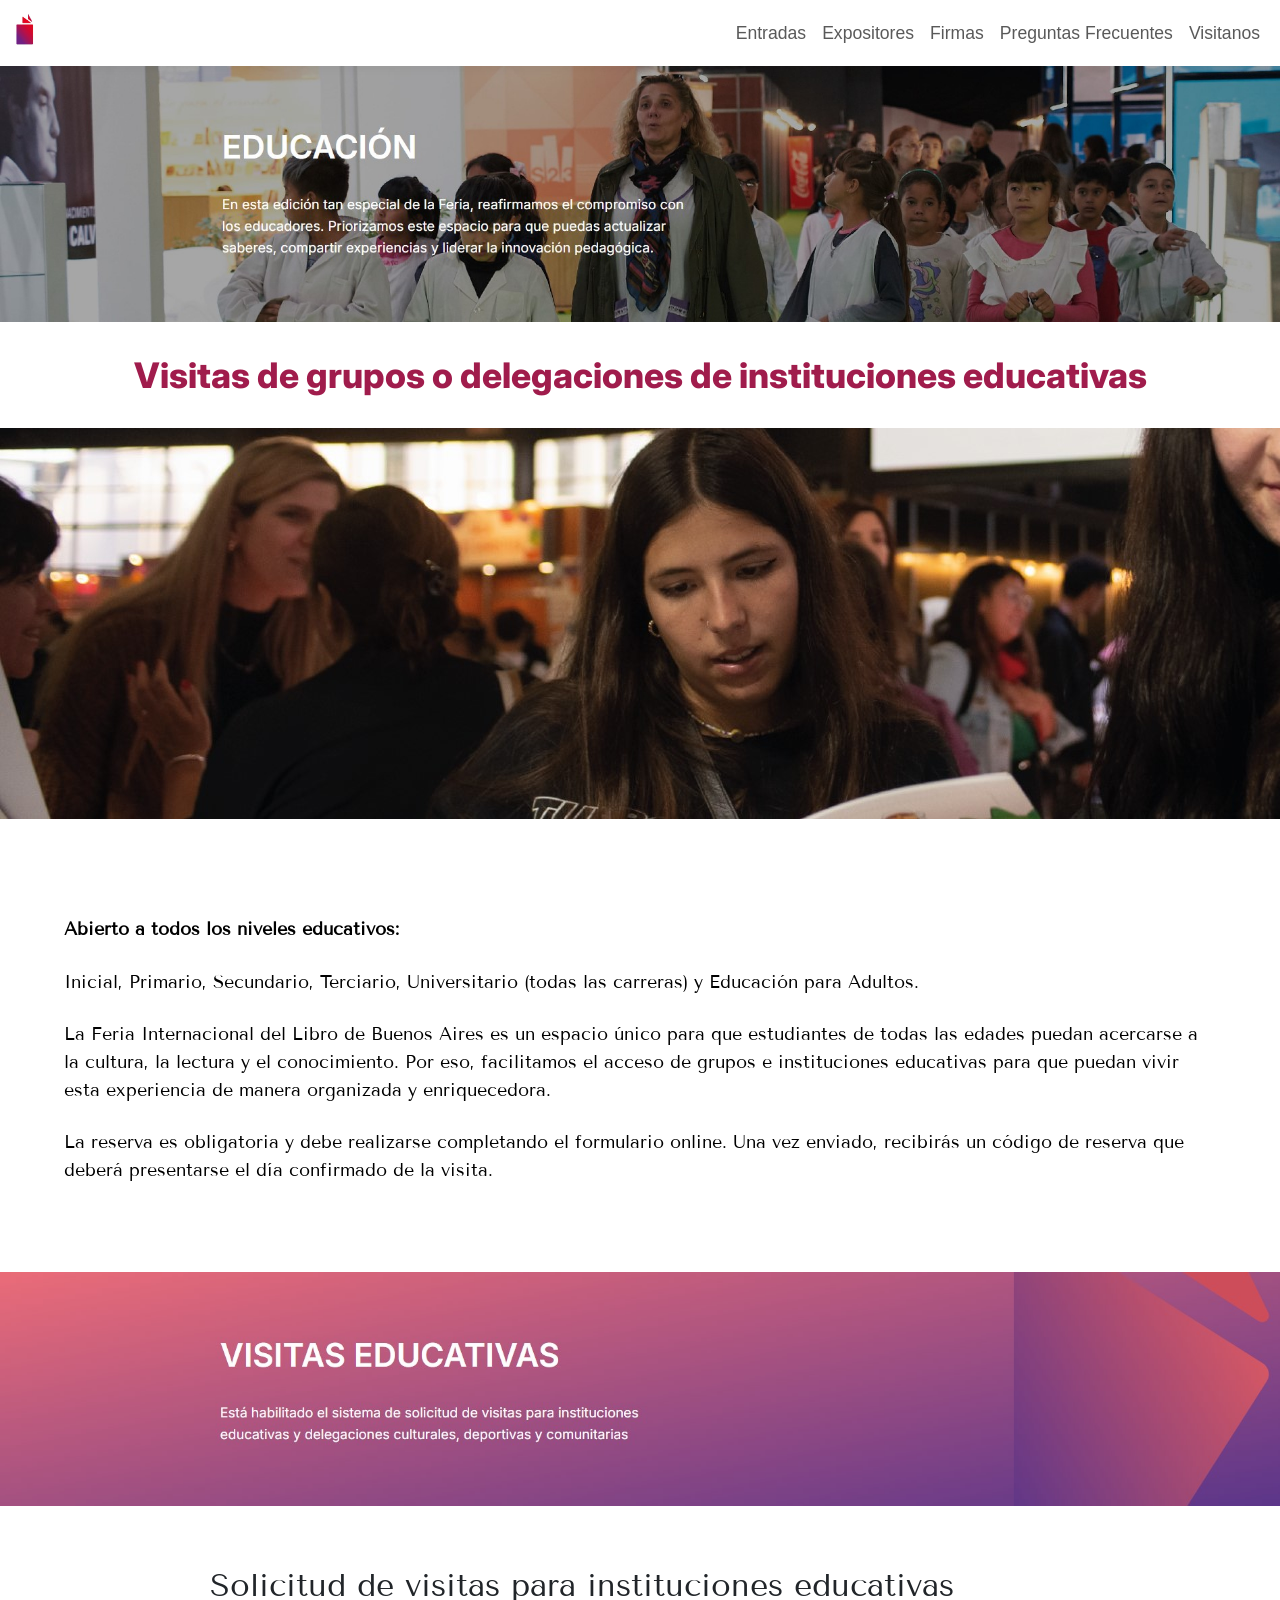
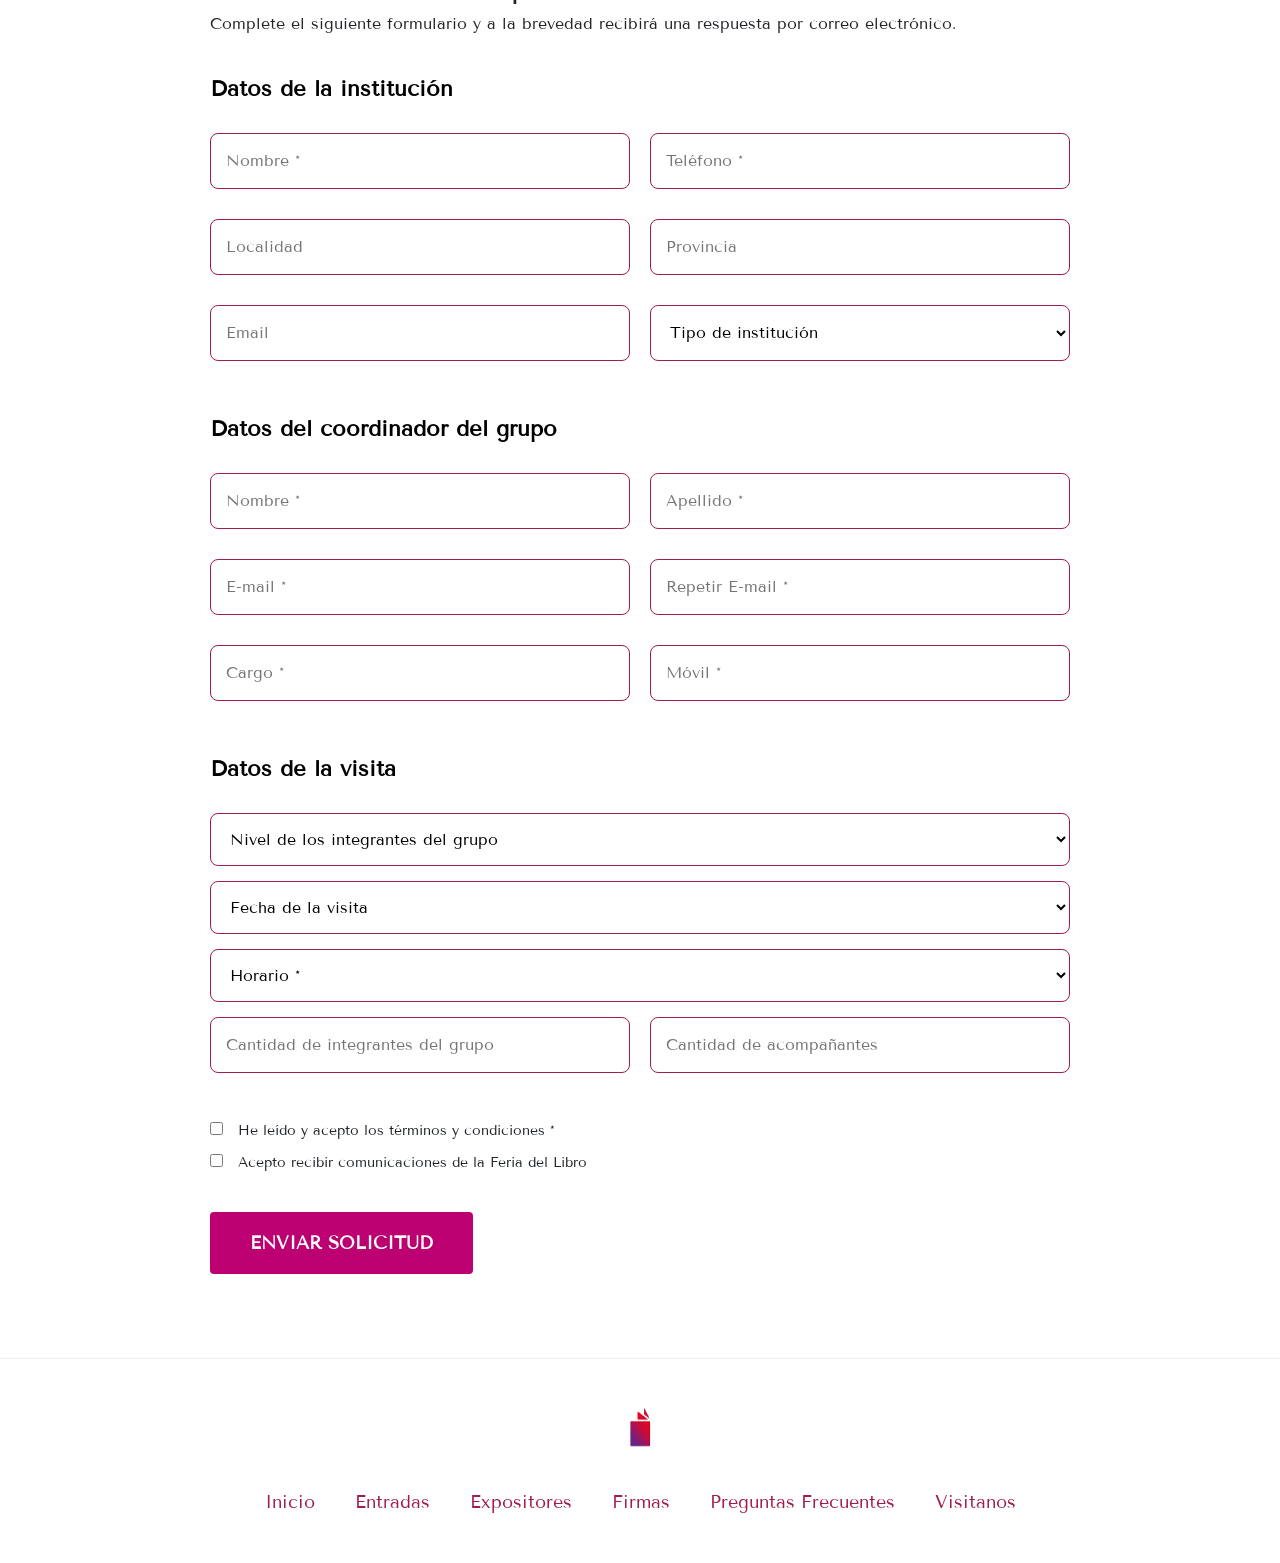
<file: pages/visitanos.html>
<!DOCTYPE html>
<html lang="en">
<head>
    <meta charset="UTF-8">
    <meta name="viewport" content="width=device-width, initial-scale=1.0">
    <link rel="stylesheet" href="../styles/global.css">
    <link rel="stylesheet" href="../styles/visitanos.css">
 <link href="https://cdn.jsdelivr.net/npm/bootstrap@5.0.2/dist/css/bootstrap.min.css" rel="stylesheet" integrity="sha384-EVSTQN3/azprG1Anm3QDgpJLIm9Nao0Yz1ztcQTwFspd3yD65VohhpuuCOmLASjC" crossorigin="anonymous">

    <title>Visitanos</title>
</head>
<body>
    
    <nav class="navbar navbar-expand-lg navbar-light mi-nav-personalizada">
  <div class="container-fluid">
    
    <a class="navbar-brand" href="../index.html">
      <img src="../img/logo.png" alt="Logo" height="40">
    </a>

    <button class="navbar-toggler" type="button" data-bs-toggle="collapse" data-bs-target="#navbarNav">
      <span class="navbar-toggler-icon"></span>
    </button>

    <div class="collapse navbar-collapse" id="navbarNav">
      <ul class="navbar-nav ms-auto">
        <li class="nav-item"><a class="nav-link" href="./entradas.html">Entradas</a></li>
        <li class="nav-item"><a class="nav-link" href="./expositores.html">Expositores</a></li>
        <li class="nav-item"><a class="nav-link" href="./firmas.html">Firmas</a></li>
        <li class="nav-item"><a class="nav-link" href="./preguntasfrecuentes.html">Preguntas Frecuentes</a></li>
        <li class="nav-item"><a class="nav-link" href="./visitanos.html">Visitanos</a></li>
      </ul>
    </div>

  </div>
</nav>

    <section class="titulo">
    <div class="titulo-contenido">
        <img src="../img/educacion.jpg" alt="visitanos">
    </div>
</section>

<!-- bloque1 --> 

<section class="colegio">
    <div class="colegio-contenido">
        <h2>Visitas de grupos o delegaciones de instituciones educativas</h2>
        <div class="colegio-banner"></div>
           <img src="../img/colegio.jpg" alt="visitanos">
        </div>
    </div>
</section>

<!-- bloque2 --> 

<section class="niveles-educativos">
    <div class="niveles-container">
<div class="niveles-texto">
            <p><strong>Abierto a todos los niveles educativos:</strong></p>
            <p>Inicial, Primario, Secundario, Terciario, Universitario (todas las carreras) y Educación para Adultos.</p>
            
            <p>La Feria Internacional del Libro de Buenos Aires es un espacio único para que estudiantes de todas las edades puedan acercarse a la cultura, la lectura y el conocimiento. Por eso, facilitamos el acceso de grupos e instituciones educativas para que puedan vivir esta experiencia de manera organizada y enriquecedora.</p>
            
            <p>La reserva es obligatoria y debe realizarse completando el formulario online. Una vez enviado, recibirás un código de reserva que deberá presentarse el día confirmado de la visita.</p>
        </div>

</div>
</section>


<div class="banner-ultimo">

        <img src="../img/visita educativa.jpg" alt="visitaeducativa">
    </div>


<!-- FORMULARIO DE CONTACTTTO --> 

<section class="seccion-formulario">

    <h2>Solicitud de visitas para instituciones educativas</h2>
    <p>Complete el siguiente formulario y a la brevedad recibirá una respuesta por correo electrónico.</p>

    <form class="formulario" action="../pages/gracias.html">

         <!-- DATOS DE LA INSTITUCON -->

        <h3>Datos de la institución</h3>
    
        <div class="fila">
        <input type="text" placeholder="Nombre *">
        <input type="text" placeholder="Teléfono *">
        </div>

       <div class="fila">
        <input type="text" placeholder="Localidad">
        <input type="text" placeholder="Provincia">
        </div>

       <div class="fila">
        <input type="email" placeholder="Email">
        <select name="tipo-establecimiento" required>
     <option value="" disabled selected>Tipo de institución</option>
     <option value="estatal">Público</option>
     <option value="privado">Privado</option>
     </select>
      </div>
      <!-- DATOS DEl coordinador -->
     <h3>Datos del coordinador del grupo</h3>
    
      <div class="fila">
        <input type="text" placeholder="Nombre *">
        <input type="text" placeholder="Apellido *">
       </div>

       <div class="fila">
        <input type="email" placeholder="E-mail *">
        <input type="email" placeholder="Repetir E-mail *">
       </div>

       <div class="fila">
      <input type="text" placeholder="Cargo *">
        <input type="text" placeholder="Móvil *">
       </div>

       <!-- DATOS DE LA VISITA -->
         <h3>Datos de la visita</h3>

       <select>
    <option value="" disabled selected>Nivel de los integrantes del grupo</option>
    <option value="inicial">Inicial / Jardín</option>
    <option value="primario">Primario</option>
    <option value="secundario">Secundario</option>
    <option value="terciario">Terciario</option>
    <option value="universitario">Universitario</option>
      </select>

        <select name="fecha-visita" required>
    <option value="" disabled selected>Fecha de la visita</option>
    <option value="23">Jueves 23 de abril</option>
    <option value="24">Viernes 24 de abril</option>
    <option value="27">Lunes 27 de abril</option>
    <option value="28">Martes 28 de abril</option>
    <option value="29">Miércoles 29 de abril</option>
    <option value="30">Jueves 30 de abril</option>
    <option value="04">Lunes 4 de mayo</option>
    <option value="05">Martes 5 de mayo</option>
    <option value="06">Miércoles 6 de mayo</option>
    <option value="07">Jueves 7 de mayo</option>
    <option value="08">Viernes 8 de mayo</option>
    <option value="11">Lunes 11 de mayo</option>
     </select>

<select>
    <option value="" disabled selected>Horario *</option>
    <option>Mañana</option>
    <option>Tarde</option>
</select>

<div class="fila">
    <input type="number" placeholder="Cantidad de integrantes del grupo">
    <input type="number" placeholder="Cantidad de acompañantes">
</div>


<div class="opciones">
    <label><input type="checkbox"> He leído y acepto los términos y condiciones *</label>
    <br>
    <label><input type="checkbox"> Acepto recibir comunicaciones de la Feria del Libro</label>
</div>

<button type="submit" class="boton-feria">Enviar solicitud</button>

</form>
   
</section>

<!-- FOOTER -->
<footer class="footer py-5">
    <div class="container">
        <div class="row justify-content-center text-center gy-4">
            
            <div class="col-12">
                <div class="footerlogo">
                    <img src="../img/logo.png" alt="Logo Feria del Libro">
                </div>
            </div>
            
            <nav class="col-12">
                <div class="navfooter justify-content-center">
                    <a class="afooter" href="../index.html">Inicio</a>
                    <a class="afooter" href="./entradas.html">Entradas</a>
                    <a class="afooter" href="./expositores.html">Expositores</a>
                    <a class="afooter" href="./firmas.html">Firmas</a>
                    <a class="afooter" href="./preguntasfrecuentes.html">Preguntas Frecuentes</a>
                    <a class="afooter" href="./visitanos.html">Visitanos</a>
                </div>
            </nav>
            
        </div>
    </div>
</footer>
 <script src="https://cdn.jsdelivr.net/npm/bootstrap@5.0.2/dist/js/bootstrap.bundle.min.js" integrity="sha384-MrcW6ZMFYlzcLA8Nl+NtUVF0sA7MsXsP1UyJoMp4YLEuNSfAP+JcXn/tWtIaxVXM" crossorigin="anonymous"></script>

</body>
</html>
</file>
<file: styles/global.css>
@font-face {
    font-family: "textos";
    src: url(./TenorSans-Regular.ttf);
}

@font-face {
    font-family: "titulos";
    src: url(./Inter-VariableFont_opsz\,wght.ttf);
}


/* HEADER */

.mi-nav-personalizada {
    box-shadow: 0 2px 10px rgba(0, 0, 0, 0.05); 
    padding: 1rem 2rem; 
}

.mi-nav-personalizada .nav-link {
    font-family: 'Tenor Sans', sans-serif; 
    font-size: 1.1rem;
    transition: color 0.3s ease;
    font-weight: 500;
}

.mi-nav-personalizada .nav-link:hover {
    color: #bc0071 !important; 
}

.footer {
    background-color: #ffffff; 
    border-top: 1px solid #f0f0f0; 
    margin-top: 4rem;
}

.footerlogo img {
    height: 50px; 
    width: auto;
    margin-bottom: 0.5rem;
}

.navfooter {
    display: flex;
    gap: 2.5rem; 
    flex-wrap: wrap; 
    justify-content: center; 
}

.afooter {
    font-family: "textos";
    color: #a01c4c; 
    text-decoration: none;
    font-size: 1.1rem;
    font-weight: 500;
    transition: all 0.3s ease;
    display: inline-block;
}


.afooter:hover {
    color: #bc0071 !important; 
    transform: translateY(-2px);
}
</file>
<file: styles/tickes.css>
.titulo{
    background-color: #E9DFF0;
    display: flex;
}


.titulo-contenido{
    max-width: 1200px;
    margin: 0 auto;
    width: 100%;
    text-align: left;
}

.titulo-contenido h1{
font-family: "titulos";
font-size: 5rem;
font-weight: 800;
color: #a01c4c;
margin: 0;
text-transform: uppercase;
}

.titulo-contenido p{
    font-family: "textos";
    font-size: 1rem;
    color: black;
    margin-top: 10px;
    max-width: 800px;
}

.compra-main {
    background-color: white;
    min-height: 80vh;
}

.compra-titulo {
    font-family: "titulos";
    color: #a01c4c;
    font-size: 2.5rem;
    font-weight: 800;
    text-transform: uppercase;
}

.compra-subtitulo {
    font-family: "textos";
    color: black;
    font-size: 1.1rem;
}

.form-compra-card {
    border: none;
    border-radius: 8px;
    box-shadow: 0 4px 20px rgba(0, 0, 0, 0.06);
    background-color: white;
}

.form-seccion-titulo {
    font-family: "titulos";
    color: #a01c4c;
    font-size: 1.2rem;
    font-weight: 700;
    text-transform: uppercase;
    letter-spacing: 0.5px;
}

.font-textos {
    font-family: "textos";
    font-weight: 500;
    color: black;
}

.input-personalizado {
    font-family: "textos";
    padding: 0.6rem 1rem;
    border: 1px solid white;
    border-radius: 4px;
    transition: all 0.3s ease;
}

.input-personalizado:focus {
    border-color: #a01c4c;
    box-shadow: 0 0 0 0.25rem rgba(160, 28, 76, 0.15);
}

/* Botón de envío */
.boton-finalizar-compra {
    background-color: #a01c4c;
    color: white;
    padding: 1rem;
    font-family: "titulos";
    font-weight: 800;
    font-size: 1.2rem;
    text-transform: uppercase;
    border: none;
    border-radius: 4px;
    transition: background-color 0.3s ease, transform 0.2s ease;
}

.boton-finalizar-compra:hover {
    background-color: #8a0053;
    transform: translateY(-2px);
}

.pago-main {
    background-color: white;
    min-height: 75vh;
}

.pago-titulo {
    font-family: "titulos";
    color: #a01c4c;
    font-size: 2.5rem;
    font-weight: 800;
    text-transform: uppercase;
}

.pago-subtitulo {
    font-family: "textos";
    color: black;
    font-size: 1.1rem;
}

/* Estilos de Tarjetas */
.pago-card, .resumen-card {
    border: none;
    border-radius: 8px;
    box-shadow: 0 4px 20px rgba(0, 0, 0, 0.05);
    background-color: white;
}

.pago-seccion-titulo {
    font-family: "titulos";
    color: #a01c4c;
    font-size: 1.3rem;
    font-weight: 700;
    text-transform: uppercase;
    border-bottom: 2px solid #E9DFF0;
    padding-bottom: 10px;
}

.font-textos {
    font-family: "textos";
    color: black;
}

.opcion-pago {
    padding: 1rem;
    border: 1px solid #ced4da;
    border-radius: 6px;
    cursor: pointer;
    transition: all 0.2s ease;
}

.opcion-pago:hover {
    background-color: #faf5fc;
    border-color: #a01c4c;
}

.form-check-input:checked {
    background-color: #a01c4c;
    border-color: #a01c4c ;
}

.total-label {
    font-family: "titulos";
    font-size: 1.4rem;
    font-weight: 800;
    color: black;
}

.total-monto {
    font-family: "titulos";
    font-size: 2rem;
    font-weight: 900;
    color: #a01c4c;
}

.boton-pagar {
    background-color: #a01c4c ;
    color: white;
    padding: 1rem;
    font-family: "titulos";
    font-weight: 800;
    font-size: 1.3rem;
    text-transform: uppercase;
    border-radius: 4px;
    border: none;
    transition: background-color 0.3s ease, transform 0.2s ease;
}

.boton-pagar:hover {
    background-color: #8a0053;
    transform: translateY(-2px);
}



.gracias-card {
    border: none;
    border-radius: 12px; 
    box-shadow: 0 10px 30px rgba(0, 0, 0, 0.05);
    background-color: white;
}

.icono-exito {
    width: 80px;
    height: 80px;
    background-color: #fcecf2; 
    color: #a01c4c; 
    border-radius: 50%;
    display: inline-flex;
    justify-content: center;
    align-items: center;
    margin: 0 auto;
}

.tilde {
    font-size: 2.5rem;
    font-weight: bold;
    line-height: 1;
}

.gracias-titulo {
    font-family: "titulos";
    color: #a01c4c;
    font-size: 2.2rem;
    font-weight: 800;
    text-transform: uppercase;
}

.gracias-texto {
    font-family: "textos";
    color: black;
    font-size: 1.1rem;
    line-height: 1.5;
}


.detalle-ficticio {
    background-color: #E9DFF0;
    border-left: 4px solid #a01c4c; 
    border-radius: 4px;
}

.font-textos {
    font-family: "textos";
    color: black;
    font-size: 0.95rem;
}

.boton-volver-inicio {
    background-color: #a01c4c;
    color: white;
    padding: 1rem;
    font-family: "titulos";
    font-weight: 800;
    font-size: 1.1rem;
    text-transform: uppercase;
    border-radius: 4px;
    border: none;
    text-decoration: none;
    display: block;
    transition: background-color 0.3s ease, transform 0.2s ease;
}

.boton-volver-inicio:hover {
    background-color: #8a0053;
    transform: translateY(-2px);
}
</file>
<file: styles/expositores.css>
.titulo {
    background-color: #E9DFF0; 
}

.titulo h1 {
    font-family: "titulos" !important; 
    font-size: 5rem;
    font-weight: 800;
    color: #a01c4c !important;
    margin: 0;
    text-transform: uppercase;
    letter-spacing: 1px;
}

.titulo p {
    font-family: "textos" !important;
    font-size: 1.1rem;
    color: #a01c4c !important; 
    font-weight: 500;
    margin-top: 12px;
    max-width: 800px;
    opacity: 0.9; 
}


@media (max-width: 768px) {
    .titulo h1 {
        font-size: 3rem;
    }
    .titulo p {
        font-size: 1rem;
    }
}

.titulo-contenido h1 {
    font-family: "titulos";
    font-size: 5rem;
    font-weight: 800;
    color: #a01c4c;
    margin: 0;
    text-transform: uppercase;
}

.titulo-contenido p {
    font-family: "textos";
    font-size: 1rem;
    color: black;
    margin-top: 10px;
    max-width: 800px;
}

#buscadorExpositores {
    font-family: "textos";
    padding: 0.8rem 1.2rem;
    font-size: 1rem;
    border: 2px solid #DEADE0;
    border-radius: 30px;
    outline: none;
    transition: all 0.3s ease;
    box-shadow: 0 4px 10px rgba(160, 28, 76, 0.03);
}

#buscadorExpositores:focus {
    border-color: #a01c4c; 
    box-shadow: 0 4px 12px rgba(160, 28, 76, 0.15);
}

.expositor-card {
    padding: 25px;
    height: 100%; 
    display: flex;
    flex-direction: column;
    justify-content: center;
    border-radius: 8px; /* Bordes suaves */
    box-shadow: 0 2px 8px rgba(0,0,0,0.03);
    transition: transform 0.3s ease, box-shadow 0.3s ease;
}

.card-item:nth-child(odd) .expositor-card {
    background-color: #DEADE0; 
}

.card-item:nth-child(even) .expositor-card {
    background-color: #EDDCF1; 
}

.expositor-card:hover {
    transform: translateY(-4px) scale(1.02);
    box-shadow: 0 6px 15px rgba(0,0,0,0.08);
    cursor: pointer;
}

.expositor-card h3 {
    font-family: "titulos";
    font-size: 1.3rem;
    font-weight: 800;
    margin-bottom: 12px;
    color: #a01c4c;
}

.expositor-card p {
    font-family: "textos";
    font-size: 1rem;
    margin: 2px 0;
    color: #2b2b2b;
}

.stand {
    font-weight: 600;
    opacity: 0.8;
}

@media (max-width: 768px) {
    .titulo-contenido h1 {
        font-size: 3rem;
    }
}
</file>
<file: styles/firmas.css>
.titulo{
    background-color: #E9DFF0;
    display: flex;
}

.titulo-contenido{
    max-width: 1200px;
    margin: 0 auto;
    width: 100%;
    text-align: left;
}

.titulo-contenido h1{
    font-family: "titulos";
    font-size: 5rem;
    font-weight: 800;
    color: #a01c4c;
    margin: 0;
    text-transform: uppercase;
}

.titulo-contenido p{
    font-family: "textos";
    font-size: 1rem;
    color: black;
    margin-top: 10px;
    max-width: 800px;
}

.informacion{
    display: flex;
    flex-direction: column;
    background-color: white
    border-radius: 8px;
    overflow: hidden;
    height: 100%;
    box-shadow: 0 4px 15px rgba(0, 0, 0, 0.05);
}

.firmaimg{
    width: 100%;
    height: 250px;
    overflow: hidden;
}

.firmaimg img{
    width: 100%;
    height: 100%;
    object-fit: cover;
}

.firma-fecha{
    padding: 15px 20px 5px 20px;
}
 
.firma-fecha .dia{
    font-family: "textos";
    color: #a01c4c;
    font-size: 1.2rem;
    margin: 0;
}

.firma-fecha .numerodia{
    font-family: "titulos";
    color: #a01c4c;
    font-size: 1.5rem;
    font-weight: 800;
    margin: 0;
}

.info-firma{
    padding: 0 20px 20px 20px;
    flex-grow: 1;
}

.info-firma .hora{
    display: block;
    font-family: "textos";
    color: #a01c4c;
    font-size: 1rem;
    margin-bottom: 0.5rem;
}

.info-firma .autor{
    font-family: "titulos";
    font-size: 1.2rem;
    font-weight: 800;
    color: black;
    margin: 0;
}

@media (max-width: 768px) {
    .titulo-contenido h1 {
        font-size: 3rem;
    }
    .firmaimg {
        height: 200px;
    }
}
</file>
<file: styles/gracias.css>
.gracias {
    text-align: center;
    padding: 50px 5%;
    font-family: "textos";
}

.mensaje {
    color: #a01c4c;
    font-family: "titulos";
    font-size: 2rem;
    margin-bottom: 40px;
}
</file>
<file: styles/preguntasfr.css>
.titulo{
    background-color: #E9DFF0;
    display: flex;
}

.titulo-contenido{
    max-width: 1200px;
    margin: 0 auto;
    width: 100%;
    text-align: left;
}

.titulo-contenido h1{
    font-family: "titulos";
    font-size: 4rem;
    font-weight: 800;
    color: #a01c4c;
    margin: 0;
    text-transform: uppercase;
}

.titulo-contenido p{
    font-family: "textos";
    font-size: 1rem;
    color: black;
    margin-top: 10px;
    max-width: 800px;
}

.info-feria{
    background-color: white;
}

.info-img img {
    width: 100%;
    height: auto;
    display: block;
}

.info-texto{
    font-family: "textos";
    line-height: 1.6;
    color: black;
}

.info-texto p{
    margin-bottom: 1.5rem;
    font-size: 1rem;
}

.info-texto .textodestacado{
    font-weight: 800;
    font-family: "titulos";
    color: #a01c4c;
    margin: 2rem 0;
}

.datos-utiles p{
    margin-bottom: 0.5rem;
}

.ingresos-gratuitos {
    font-family: "textos";
    line-height: 1.6;
}

.ingresos-gratuitos h2 {
    font-family: "titulos";
    font-size: 2.5rem;
    font-weight: 800;
    color: #a01c4c;
    margin-bottom: 2rem;
}

.grupo-ingreso {
    margin-bottom: 1.5rem;
}

.grupo-ingreso h3 {
    font-size: 1.2rem;
    font-weight: 700;
    margin-bottom: 1rem;
    color: #a01c4c;
}

.nota-importante {
    font-size: 0.85rem;
    font-style: italic;
}

.valor-entradas {
    background-color: white;
}

.valor-info h2 {
    font-family: "titulos";
    font-size: 2rem;
    font-weight: 800;
    color: #a01c4c;
    margin-bottom: 2rem;
}

.precios {
    margin-bottom: 1rem;
    font-family: "textos";
    font-size: 1.2rem;
}

.beneficios h3 {
    font-family: "titulos";
    font-size: 1.3rem;
    font-weight: 800;
    margin-bottom: 1rem;
}

.beneficios ul {
    margin-top: 1.5rem;
    list-style: disc;
    padding-left: 20px;
}

.beneficios li {
    font-family: "textos";
    margin-bottom: 1rem;
    line-height: 1.4;
}

.beneficios p{
    font-family: "textos";
    font-size: 0.9rem;
}

.banner img {
    width: 100%;
    height: auto;
    display: block;
}

.como-llegar {
    background-color: white;
}

.comollegar-info h2 {
    font-family: "titulos";
    font-size: 2.5rem;
    font-weight: 800;
    color: #a01c4c;
    margin-bottom: 2rem;
}

.comollegar-info h3 {
    font-family: "titulos";
    font-size: 1.4rem;
    margin-bottom: 1.5rem;
}

.comollegar-info p {
    font-family: "textos";
    font-size: 1.1rem;
    line-height: 1.6;
    margin-bottom: 1rem;
}

.mapa img{
    width: 100%;
    height: auto;
    display: block;
    cursor: pointer;
}

.banner-ultimo img{
    width: 100%;
    height: auto;
    display: block;
}
</file>
<file: styles/visitanos.css>
.titulo{
    width: 100%;
}

.titulo img{
width: 100%;
height: auto;
display: block;
}

.colegio{
padding: 3rem 5%;
background-color: white;
width: 100%;
overflow: hidden;
box-sizing: border-box;
padding: 0;
margin: 2rem 0;
}

.colegio-contenido{
    width: 100%;
    max-width: 100%;
    margin: 0;
    padding: 0;
}

.colegio-contenido h2{
    font-family: "titulos";
    color: #a01c4c;
    font-size: 2.2rem;
    font-weight: 800;
    margin-bottom: 2rem;
    text-align: center;
}

.colegio-banner{
    width: 100%;
    max-width: 1200px;
}

.colegio-banner img{
    width: 100%;
    max-width: 1200px;
    height: auto;
    display: block;
    margin: 0;
}

.niveles-educativos {
    padding: 4rem 5%;
    background-color: white;
}

.niveles-container {
    display: flex;
    gap: 60px;
    max-width: 1200px;
    margin: 0 auto;
    align-items: center; 
}

.niveles-texto p {
    font-family: "textos";
    font-size: 1.1rem;
    line-height: 1.6;
    margin-bottom: 1.5rem;
    color: black;
}

.niveles-texto strong {
    font-weight: 800;
}

.banner-ultimo{
width: 100%;
}

.banner-ultimo img{
    width: 100%;
    height: auto;
    display: block;
}

.seccion-formulario {
    max-width: 900px;
margin: 40px auto;
padding: 20px;
font-family:"textos", sans-serif;
}

.formulario h3 {
    margin-top: 40px;
    margin-bottom: 20px;
    color: black;
    font-size: 1.4rem;
    font-weight: 800;
    padding-bottom: 10px;
}


.fila {
    display: flex;
    gap: 20px; 
    width: 100%;
    margin-bottom: 15px;
}

.fila input {
    flex: 1;
}

.fila input, 
.fila select {
    flex: 1; 
    width: 100%; 
}

.formulario input, 
.formulario select {
flex: 1;
padding: 15px;
width: 100%;
border: 1px solid #a01c4c;
border-radius: 8px;
font-size: 1rem;
outline: none;
transition: border-color 0.3s;
background-color:white;
margin-bottom: 15px;
display: block;
box-sizing: border-box;
}


.opciones {
    margin: 30px 0;
    font-size: 0.9rem;
    line-height: 1.8;
}

.opciones input {
    width: auto !important; 
    margin-right: 10px;
    display: inline-block;
}

.boton-feria {
    background-color: #bc0071; 
    color: white;
    padding: 18px 40px;
    border: none;
    border-radius: 4px;
    font-weight: 800;
    font-size: 1.1rem;
    cursor: pointer;
    text-transform: uppercase;
    transition: background 0.3s;
}

.boton-feria:hover {
    background-color: #8a0052;
}
</file>
